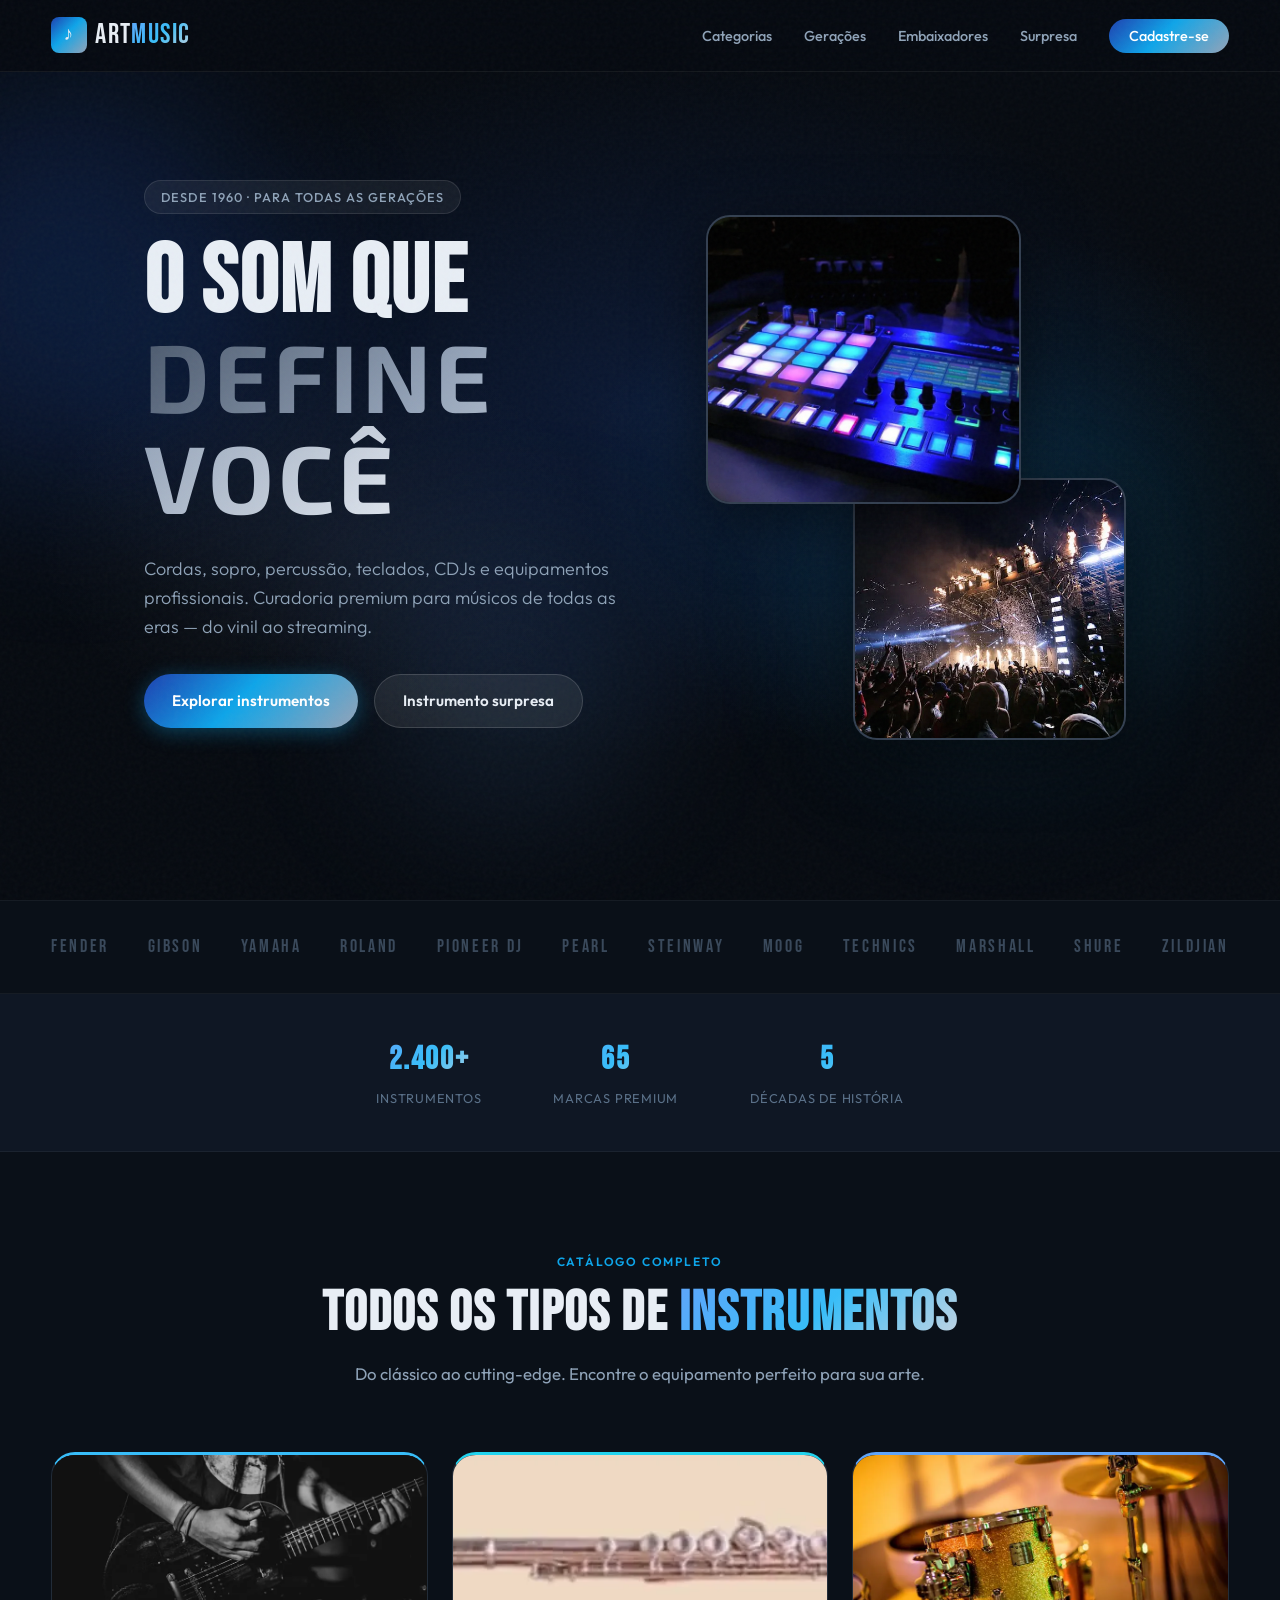
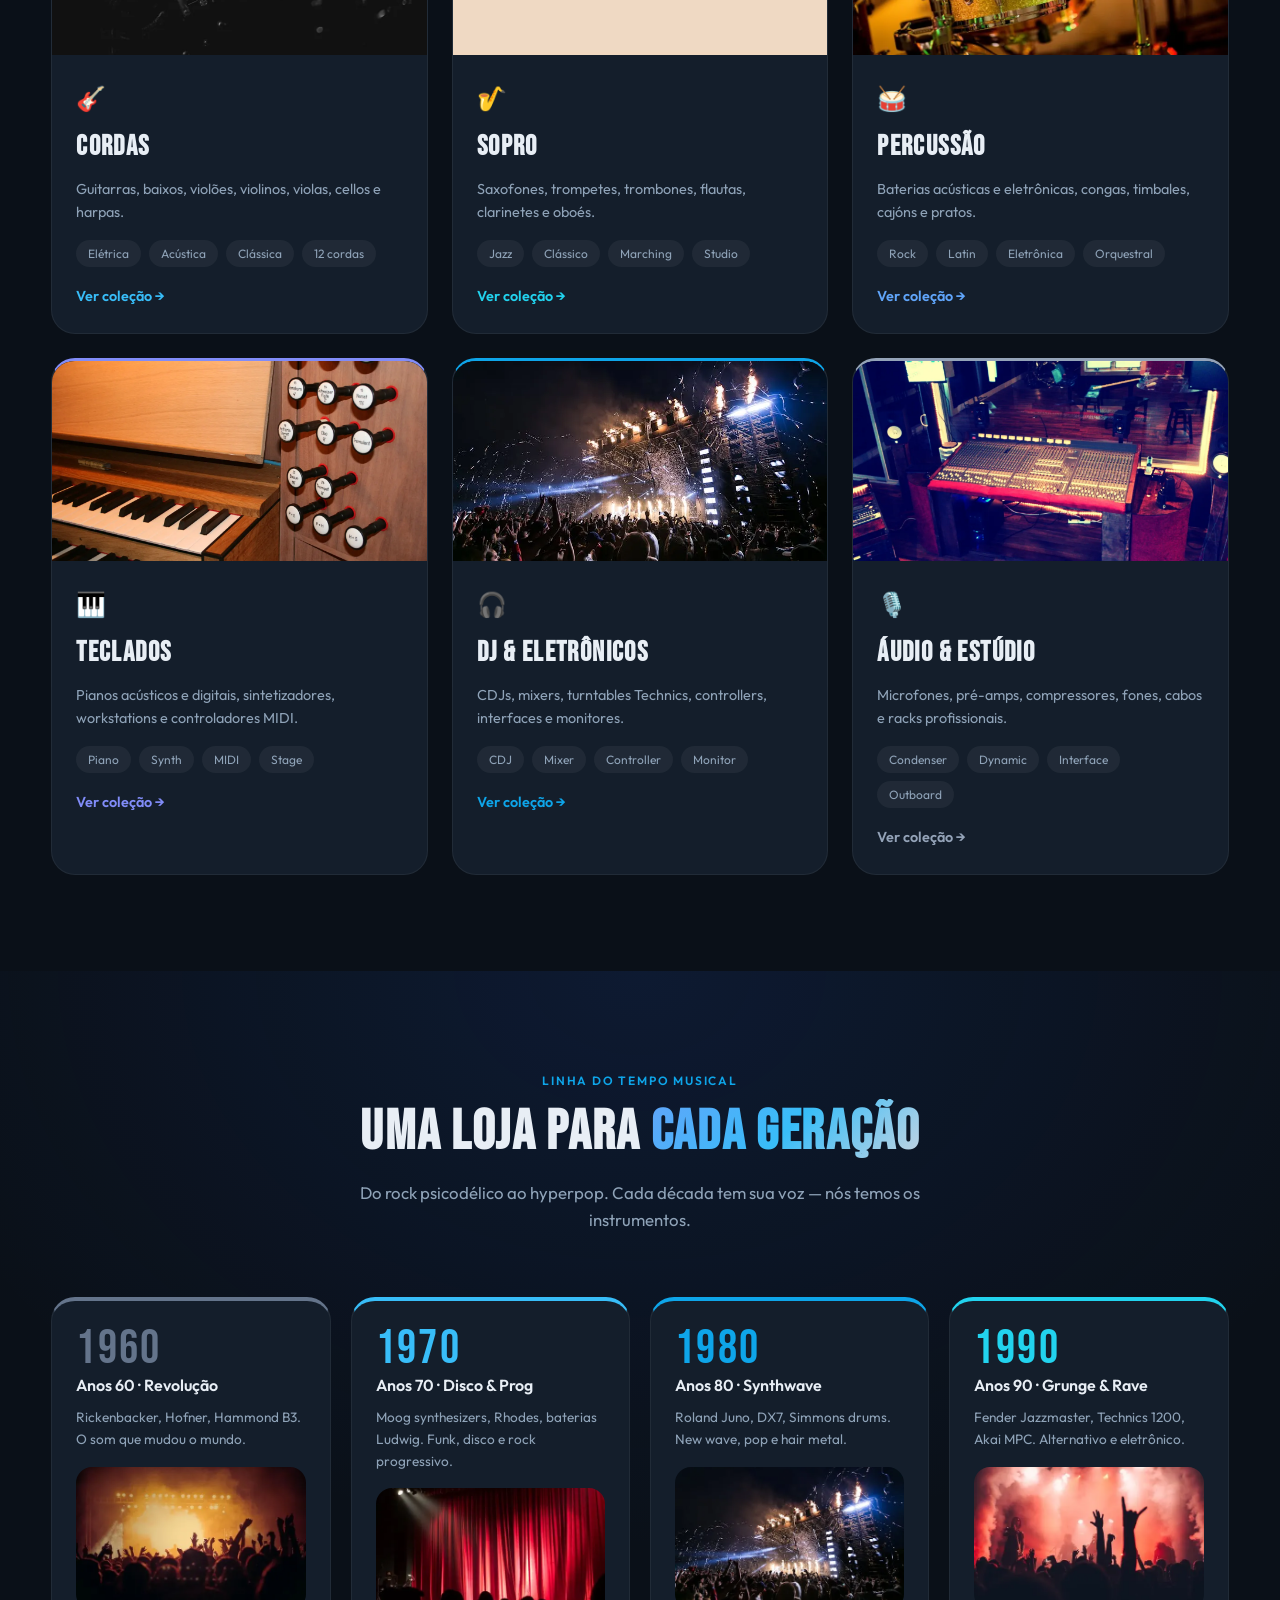
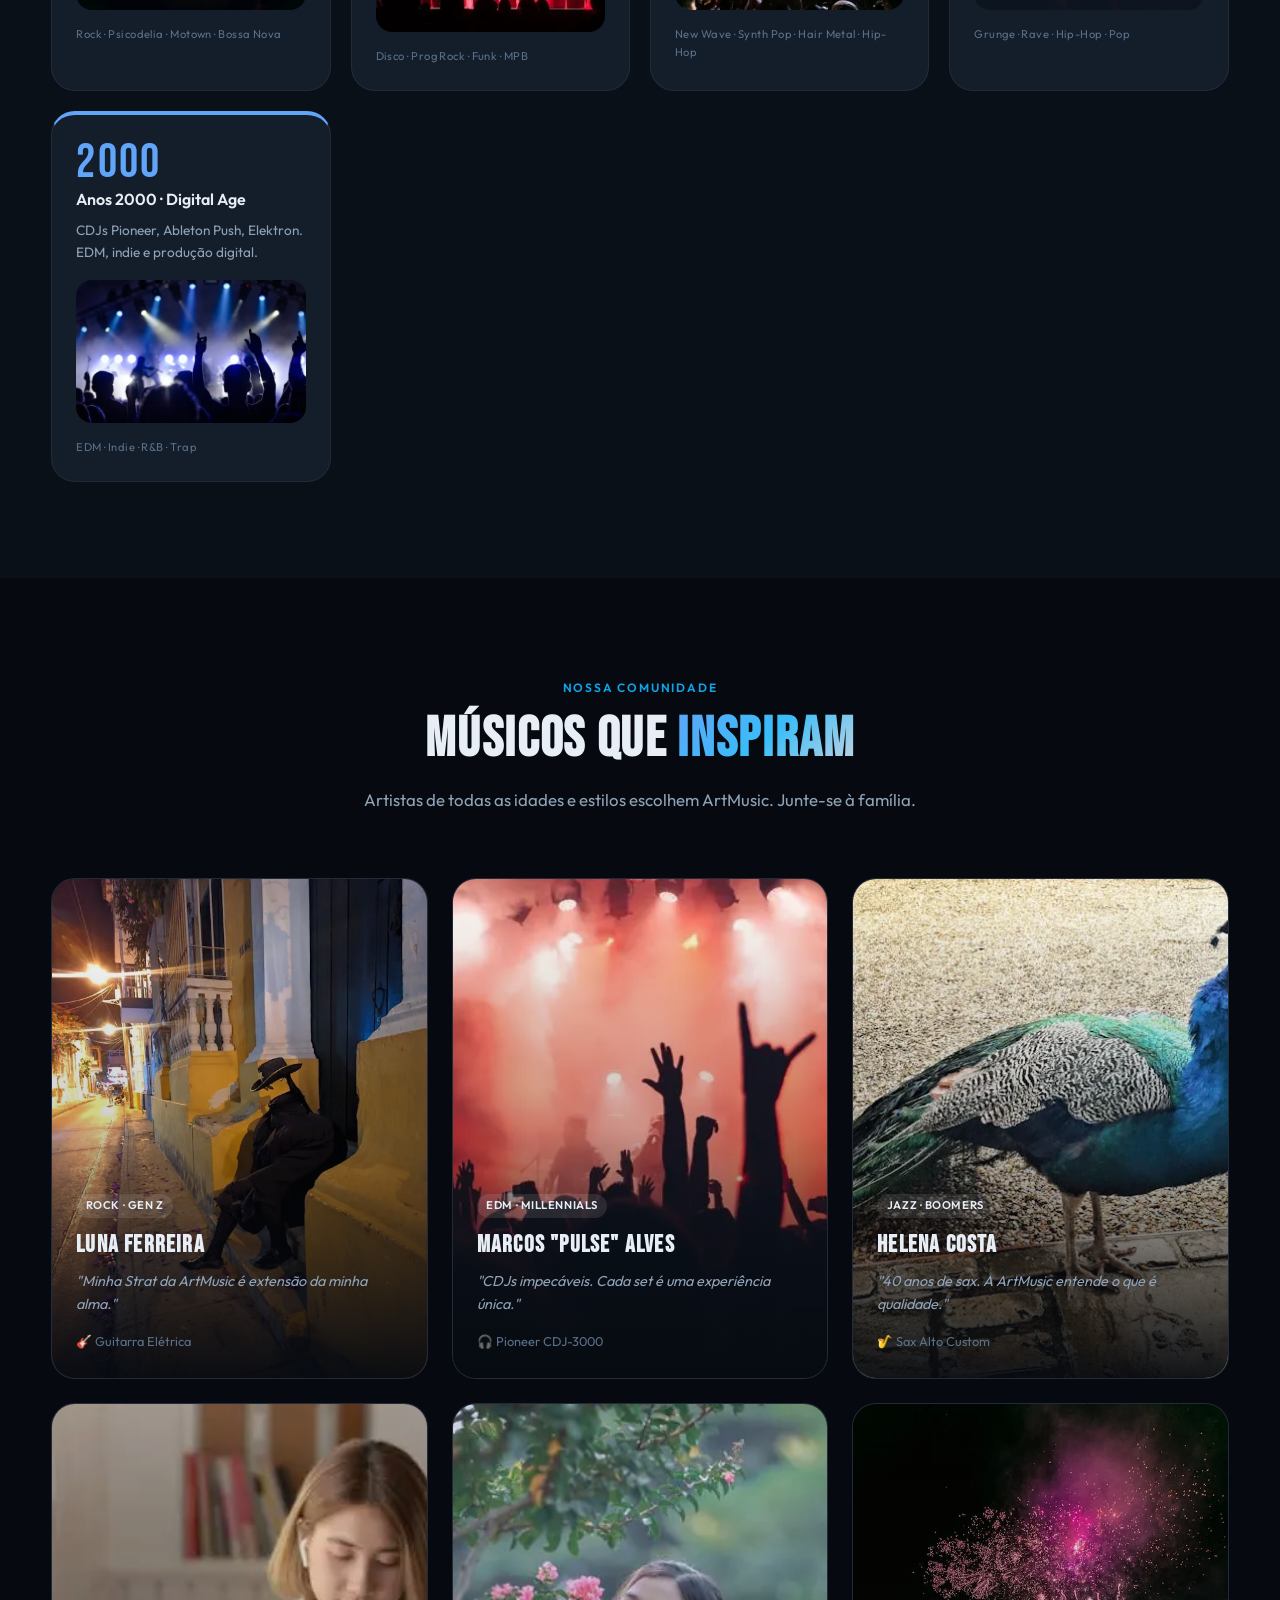
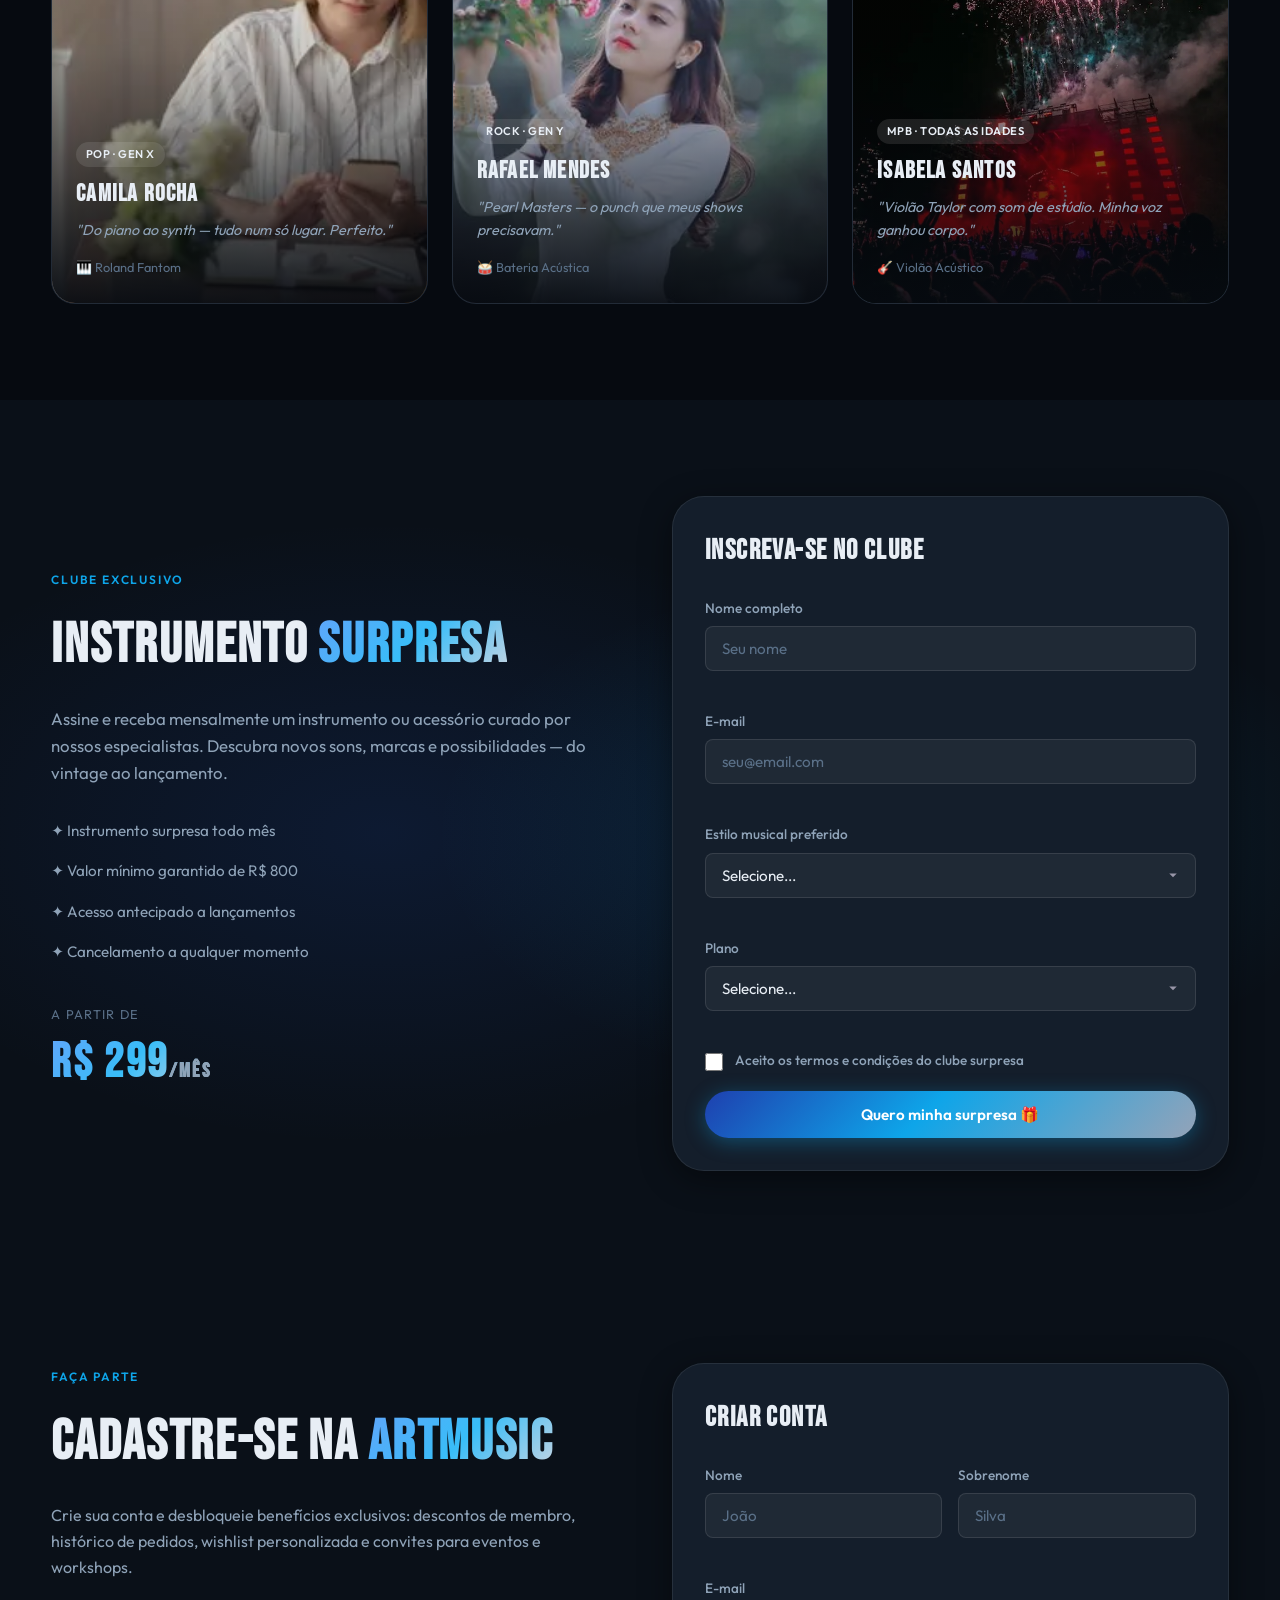
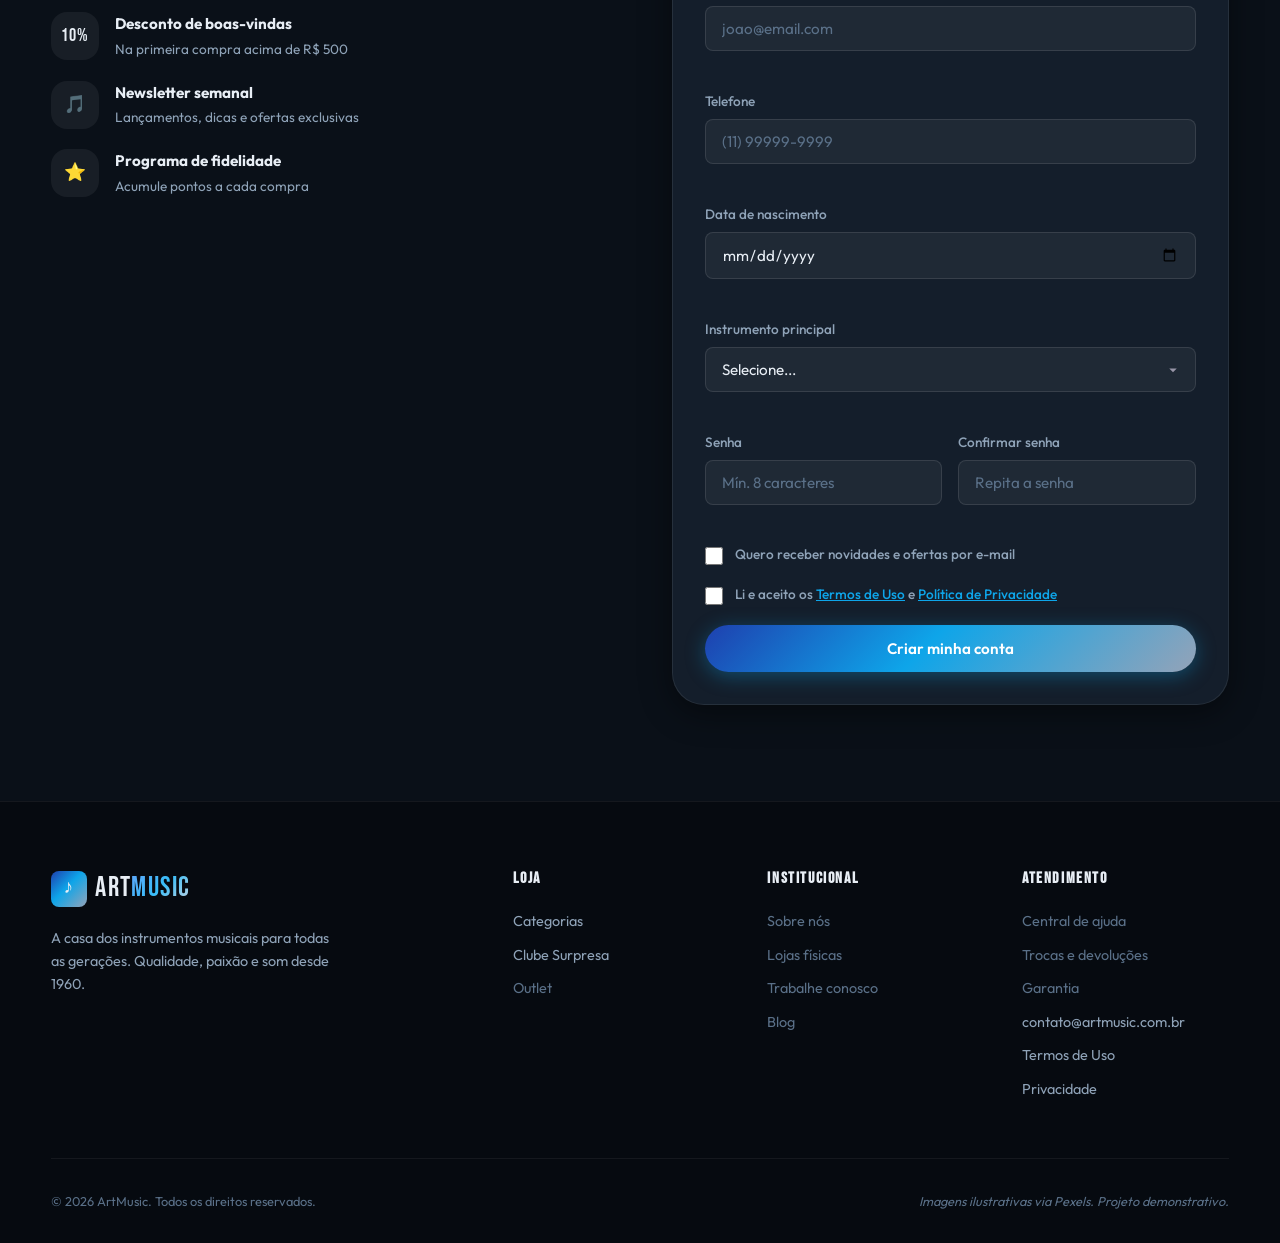
<file: index.html>
<!DOCTYPE html>
<html lang="pt-BR">
<head>
  <meta charset="UTF-8">
  <meta name="viewport" content="width=device-width, initial-scale=1.0">
  <meta name="description" content="ArtMusic — Loja premium de instrumentos musicais. Cordas, sopro, percussão, teclados, CDJs e equipamentos DJ para todas as gerações.">
  <meta name="theme-color" content="#060a10">
  <meta name="robots" content="index, follow">
  <title>ArtMusic | Instrumentos Musicais Premium</title>
  <link rel="canonical" href="https://jorgeramalho.github.io/Artmusic/">

  <!-- Open Graph -->
  <meta property="og:type" content="website">
  <meta property="og:locale" content="pt_BR">
  <meta property="og:site_name" content="ArtMusic">
  <meta property="og:title" content="ArtMusic | Instrumentos Musicais Premium">
  <meta property="og:description" content="ArtMusic — Loja premium de instrumentos musicais. Cordas, sopro, percussão, teclados, CDJs e equipamentos DJ para todas as gerações.">
  <meta property="og:url" content="https://jorgeramalho.github.io/Artmusic/">
  <meta property="og:image" content="https://jorgeramalho.github.io/Artmusic/assets/images/hero/hero-studio.jpg">
  <meta property="og:image:alt" content="Controlador DJ e equipamentos ArtMusic">

  <!-- Twitter -->
  <meta name="twitter:card" content="summary_large_image">
  <meta name="twitter:title" content="ArtMusic | Instrumentos Musicais Premium">
  <meta name="twitter:description" content="Loja premium de instrumentos musicais para todas as gerações — do vinil ao streaming.">
  <meta name="twitter:image" content="https://jorgeramalho.github.io/Artmusic/assets/images/hero/hero-studio.jpg">

  <link rel="preconnect" href="https://fonts.googleapis.com">
  <link rel="preconnect" href="https://fonts.gstatic.com" crossorigin>
  <link href="https://fonts.googleapis.com/css2?family=Bebas+Neue&family=Exo+2:wght@500;600;700&family=Outfit:wght@300;400;500;600;700&display=swap" rel="stylesheet">
  <link rel="stylesheet" href="css/styles.css">
  <link rel="icon" href="data:image/svg+xml,<svg xmlns='http://www.w3.org/2000/svg' viewBox='0 0 100 100'><text y='.9em' font-size='90'>🎸</text></svg>">

  <script type="application/ld+json">
  {
    "@context": "https://schema.org",
    "@type": "MusicStore",
    "name": "ArtMusic",
    "description": "Loja premium de instrumentos musicais para todas as gerações.",
    "url": "https://jorgeramalho.github.io/Artmusic/",
    "email": "contato@artmusic.com.br",
    "image": "https://jorgeramalho.github.io/Artmusic/assets/images/hero/hero-studio.jpg",
    "priceRange": "$$",
    "address": {
      "@type": "PostalAddress",
      "addressCountry": "BR"
    }
  }
  </script>
</head>
<body>
  <a class="skip-link" href="#conteudo">Ir para o conteúdo</a>
  <div class="grain" aria-hidden="true"></div>

  <header class="header" id="topo">
    <nav class="nav container">
      <a href="#topo" class="logo">
        <span class="logo-icon">♪</span>
        <span class="logo-text">Art<span>Music</span></span>
      </a>
      <button class="nav-toggle" aria-label="Abrir menu" aria-expanded="false">
        <span></span><span></span><span></span>
      </button>
      <ul class="nav-links">
        <li><a href="#categorias">Categorias</a></li>
        <li><a href="#geracoes">Gerações</a></li>
        <li><a href="#embaixadores">Embaixadores</a></li>
        <li><a href="#surpresa">Surpresa</a></li>
        <li><a href="#cadastro" class="btn-nav">Cadastre-se</a></li>
      </ul>
    </nav>
  </header>

  <main id="conteudo">
    <!-- HERO -->
    <section class="hero">
      <div class="hero-bg">
        <div class="hero-gradient"></div>
        <div class="hero-orbs">
          <span class="orb orb-1"></span>
          <span class="orb orb-2"></span>
          <span class="orb orb-3"></span>
        </div>
      </div>
      <div class="container hero-inner">
        <div class="hero-content">
          <p class="hero-tag">Desde 1960 · Para todas as gerações</p>
          <h1 class="hero-title">
            O som que<br>
            <em>define você</em>
          </h1>
          <p class="hero-subtitle">
            Cordas, sopro, percussão, teclados, CDJs e equipamentos profissionais.
            Curadoria premium para músicos de todas as eras — do vinil ao streaming.
          </p>
          <div class="hero-actions">
            <a href="#categorias" class="btn btn-primary">Explorar instrumentos</a>
            <a href="#surpresa" class="btn btn-ghost">Instrumento surpresa</a>
          </div>
        </div>
        <div class="hero-visual">
          <div class="hero-image-stack">
            <picture class="hero-img hero-img-1">
              <source srcset="assets/images/hero/hero-studio.webp" type="image/webp">
              <img src="assets/images/hero/hero-studio.jpg" alt="Controlador DJ com pads iluminados" width="600" height="400" loading="eager" fetchpriority="high">
            </picture>
            <picture class="hero-img hero-img-2">
              <source srcset="assets/images/hero/hero-dj.webp" type="image/webp">
              <img src="assets/images/hero/hero-dj.jpg" alt="Show ao vivo com público e luzes" width="500" height="350" loading="eager">
            </picture>
          </div>
        </div>
      </div>
    </section>

    <!-- MARCAS -->
    <section class="brands" aria-label="Marcas parceiras">
      <div class="container brands-track">
        <span>Fender</span><span>Gibson</span><span>Yamaha</span><span>Roland</span>
        <span>Pioneer DJ</span><span>Pearl</span><span>Steinway</span><span>Moog</span>
        <span>Technics</span><span>Marshall</span><span>Shure</span><span>Zildjian</span>
      </div>
    </section>

    <!-- NÚMEROS (fora do primeiro viewport) -->
    <section class="site-stats" aria-label="Números ArtMusic">
      <div class="container site-stats-inner">
        <div class="stat">
          <strong>2.400+</strong>
          <span>Instrumentos</span>
        </div>
        <div class="stat">
          <strong>65</strong>
          <span>Marcas premium</span>
        </div>
        <div class="stat">
          <strong>5</strong>
          <span>Décadas de história</span>
        </div>
      </div>
    </section>

    <!-- CATEGORIAS -->
    <section class="section categorias" id="categorias">
      <div class="container">
        <header class="section-header">
          <span class="section-label">Catálogo completo</span>
          <h2>Todos os tipos de <span class="gradient-text">instrumentos</span></h2>
          <p>Do clássico ao cutting-edge. Encontre o equipamento perfeito para sua arte.</p>
        </header>
        <div class="category-grid">
          <article class="category-card category-cordas" id="colecao-cordas">
            <div class="category-img">
              <picture>
                <source srcset="assets/images/categories/cat-cordas.webp" type="image/webp">
                <img src="assets/images/categories/cat-cordas.jpg" alt="Guitarrista tocando guitarra elétrica" width="800" height="533" loading="lazy" decoding="async">
              </picture>
            </div>
            <div class="category-body">
              <span class="category-icon">🎸</span>
              <h3>Cordas</h3>
              <p>Guitarras, baixos, violões, violinos, violas, cellos e harpas.</p>
              <ul class="category-tags">
                <li>Elétrica</li><li>Acústica</li><li>Clássica</li><li>12 cordas</li>
              </ul>
              <a href="#colecao-cordas" class="category-link">Ver coleção →</a>
            </div>
          </article>

          <article class="category-card category-sopro" id="colecao-sopro">
            <div class="category-img">
              <picture>
                <source srcset="assets/images/categories/cat-sopro.webp" type="image/webp">
                <img src="assets/images/categories/cat-sopro.jpg" alt="Flauta transversal" width="826" height="182" loading="lazy" decoding="async">
              </picture>
            </div>
            <div class="category-body">
              <span class="category-icon">🎷</span>
              <h3>Sopro</h3>
              <p>Saxofones, trompetes, trombones, flautas, clarinetes e oboés.</p>
              <ul class="category-tags">
                <li>Jazz</li><li>Clássico</li><li>Marching</li><li>Studio</li>
              </ul>
              <a href="#colecao-sopro" class="category-link">Ver coleção →</a>
            </div>
          </article>

          <article class="category-card category-percussao" id="colecao-percussao">
            <div class="category-img">
              <picture>
                <source srcset="assets/images/categories/cat-percussao.webp" type="image/webp">
                <img src="assets/images/categories/cat-percussao.jpg" alt="Bateria completa" width="800" height="533" loading="lazy" decoding="async">
              </picture>
            </div>
            <div class="category-body">
              <span class="category-icon">🥁</span>
              <h3>Percussão</h3>
              <p>Baterias acústicas e eletrônicas, congas, timbales, cajóns e pratos.</p>
              <ul class="category-tags">
                <li>Rock</li><li>Latin</li><li>Eletrônica</li><li>Orquestral</li>
              </ul>
              <a href="#colecao-percussao" class="category-link">Ver coleção →</a>
            </div>
          </article>

          <article class="category-card category-teclados" id="colecao-teclados">
            <div class="category-img">
              <picture>
                <source srcset="assets/images/categories/cat-teclados.webp" type="image/webp">
                <img src="assets/images/categories/cat-teclados.jpg" alt="Console de órgão com teclados manuais e registro de stops" width="1280" height="951" loading="lazy" decoding="async">
              </picture>
            </div>
            <div class="category-body">
              <span class="category-icon">🎹</span>
              <h3>Teclados</h3>
              <p>Pianos acústicos e digitais, sintetizadores, workstations e controladores MIDI.</p>
              <ul class="category-tags">
                <li>Piano</li><li>Synth</li><li>MIDI</li><li>Stage</li>
              </ul>
              <a href="#colecao-teclados" class="category-link">Ver coleção →</a>
            </div>
          </article>

          <article class="category-card category-dj" id="colecao-dj">
            <div class="category-img">
              <picture>
                <source srcset="assets/images/hero/hero-dj.webp" type="image/webp">
                <img src="assets/images/hero/hero-dj.jpg" alt="CDJs Pioneer" width="700" height="467" loading="lazy" decoding="async">
              </picture>
            </div>
            <div class="category-body">
              <span class="category-icon">🎧</span>
              <h3>DJ & Eletrônicos</h3>
              <p>CDJs, mixers, turntables Technics, controllers, interfaces e monitores.</p>
              <ul class="category-tags">
                <li>CDJ</li><li>Mixer</li><li>Controller</li><li>Monitor</li>
              </ul>
              <a href="#colecao-dj" class="category-link">Ver coleção →</a>
            </div>
          </article>

          <article class="category-card category-audio" id="colecao-audio">
            <div class="category-img">
              <picture>
                <source srcset="assets/images/categories/cat-audio.webp" type="image/webp">
                <img src="assets/images/categories/cat-audio.jpg" alt="Sala de controle de estúdio com mesa de mixagem e equipamentos profissionais" width="1280" height="960" loading="lazy" decoding="async">
              </picture>
            </div>
            <div class="category-body">
              <span class="category-icon">🎙️</span>
              <h3>Áudio & Estúdio</h3>
              <p>Microfones, pré-amps, compressores, fones, cabos e racks profissionais.</p>
              <ul class="category-tags">
                <li>Condenser</li><li>Dynamic</li><li>Interface</li><li>Outboard</li>
              </ul>
              <a href="#colecao-audio" class="category-link">Ver coleção →</a>
            </div>
          </article>
        </div>
      </div>
    </section>

    <!-- GERAÇÕES -->
    <section class="section geracoes" id="geracoes">
      <div class="container">
        <header class="section-header section-header-light">
          <span class="section-label">Linha do tempo musical</span>
          <h2>Uma loja para <span class="gradient-text">cada geração</span></h2>
          <p>Do rock psicodélico ao hyperpop. Cada década tem sua voz — nós temos os instrumentos.</p>
        </header>
        <div class="eras-timeline">
          <article class="era-card era-60">
            <div class="era-year">1960</div>
            <div class="era-content">
              <h3>Anos 60 · Revolução</h3>
              <p>Rickenbacker, Hofner, Hammond B3. O som que mudou o mundo.</p>
              <div class="era-img">
                <picture>
                  <source srcset="assets/images/eras/era-60.webp" type="image/webp">
                  <img src="assets/images/eras/era-60.jpg" alt="Estética anos 60" width="500" height="333" loading="lazy" decoding="async">
                </picture>
              </div>
              <span class="era-genre">Rock · Psicodelia · Motown · Bossa Nova</span>
            </div>
          </article>

          <article class="era-card era-70">
            <div class="era-year">1970</div>
            <div class="era-content">
              <h3>Anos 70 · Disco & Prog</h3>
              <p>Moog synthesizers, Rhodes, baterias Ludwig. Funk, disco e rock progressivo.</p>
              <div class="era-img">
                <picture>
                  <source srcset="assets/images/eras/era-70.webp" type="image/webp">
                  <img src="assets/images/eras/era-70.jpg" alt="Estética anos 70" width="500" height="375" loading="lazy" decoding="async">
                </picture>
              </div>
              <span class="era-genre">Disco · Prog Rock · Funk · MPB</span>
            </div>
          </article>

          <article class="era-card era-80">
            <div class="era-year">1980</div>
            <div class="era-content">
              <h3>Anos 80 · Synthwave</h3>
              <p>Roland Juno, DX7, Simmons drums. New wave, pop e hair metal.</p>
              <div class="era-img">
                <picture>
                  <source srcset="assets/images/eras/era-80.webp" type="image/webp">
                  <img src="assets/images/eras/era-80.jpg" alt="Estética anos 80" width="500" height="333" loading="lazy" decoding="async">
                </picture>
              </div>
              <span class="era-genre">New Wave · Synth Pop · Hair Metal · Hip-Hop</span>
            </div>
          </article>

          <article class="era-card era-90">
            <div class="era-year">1990</div>
            <div class="era-content">
              <h3>Anos 90 · Grunge & Rave</h3>
              <p>Fender Jazzmaster, Technics 1200, Akai MPC. Alternativo e eletrônico.</p>
              <div class="era-img">
                <picture>
                  <source srcset="assets/images/eras/era-90.webp" type="image/webp">
                  <img src="assets/images/eras/era-90.jpg" alt="Estética anos 90" width="500" height="357" loading="lazy" decoding="async">
                </picture>
              </div>
              <span class="era-genre">Grunge · Rave · Hip-Hop · Pop</span>
            </div>
          </article>

          <article class="era-card era-2000">
            <div class="era-year">2000</div>
            <div class="era-content">
              <h3>Anos 2000 · Digital Age</h3>
              <p>CDJs Pioneer, Ableton Push, Elektron. EDM, indie e produção digital.</p>
              <div class="era-img">
                <picture>
                  <source srcset="assets/images/eras/era-2000.webp" type="image/webp">
                  <img src="assets/images/eras/era-2000.jpg" alt="Estética anos 2000" width="500" height="334" loading="lazy" decoding="async">
                </picture>
              </div>
              <span class="era-genre">EDM · Indie · R&B · Trap</span>
            </div>
          </article>
        </div>
      </div>
    </section>

    <!-- EMBAIXADORES -->
    <section class="section embaixadores" id="embaixadores">
      <div class="container">
        <header class="section-header">
          <span class="section-label">Nossa comunidade</span>
          <h2>Músicos que <span class="gradient-text">inspiram</span></h2>
          <p>Artistas de todas as idades e estilos escolhem ArtMusic. Junte-se à família.</p>
        </header>
        <div class="ambassadors-grid">
          <article class="ambassador-card">
            <div class="ambassador-img">
              <picture>
                <source srcset="assets/images/ambassadors/amb-1.webp" type="image/webp">
                <img src="assets/images/ambassadors/amb-1.jpg" alt="Músico jovem com guitarra" width="600" height="802" loading="lazy" decoding="async">
              </picture>
              <div class="ambassador-overlay"></div>
            </div>
            <div class="ambassador-info">
              <span class="ambassador-era">Rock · Gen Z</span>
              <h3>Luna Ferreira</h3>
              <p>"Minha Strat da ArtMusic é extensão da minha alma."</p>
              <span class="ambassador-instrument">🎸 Guitarra Elétrica</span>
            </div>
          </article>

          <article class="ambassador-card">
            <div class="ambassador-img">
              <picture>
                <source srcset="assets/images/ambassadors/amb-2.webp" type="image/webp">
                <img src="assets/images/ambassadors/amb-2.jpg" alt="DJ em performance" width="600" height="429" loading="lazy" decoding="async">
              </picture>
              <div class="ambassador-overlay"></div>
            </div>
            <div class="ambassador-info">
              <span class="ambassador-era">EDM · Millennials</span>
              <h3>Marcos "Pulse" Alves</h3>
              <p>"CDJs impecáveis. Cada set é uma experiência única."</p>
              <span class="ambassador-instrument">🎧 Pioneer CDJ-3000</span>
            </div>
          </article>

          <article class="ambassador-card">
            <div class="ambassador-img">
              <picture>
                <source srcset="assets/images/ambassadors/amb-3.webp" type="image/webp">
                <img src="assets/images/ambassadors/amb-3.jpg" alt="Saxofonista em palco" width="600" height="496" loading="lazy" decoding="async">
              </picture>
              <div class="ambassador-overlay"></div>
            </div>
            <div class="ambassador-info">
              <span class="ambassador-era">Jazz · Boomers</span>
              <h3>Helena Costa</h3>
              <p>"40 anos de sax. A ArtMusic entende o que é qualidade."</p>
              <span class="ambassador-instrument">🎷 Sax Alto Custom</span>
            </div>
          </article>

          <article class="ambassador-card">
            <div class="ambassador-img">
              <picture>
                <source srcset="assets/images/ambassadors/amb-4.webp" type="image/webp">
                <img src="assets/images/ambassadors/amb-4.jpg" alt="Produtora no estúdio" width="600" height="298" loading="lazy" decoding="async">
              </picture>
              <div class="ambassador-overlay"></div>
            </div>
            <div class="ambassador-info">
              <span class="ambassador-era">Pop · Gen X</span>
              <h3>Camila Rocha</h3>
              <p>"Do piano ao synth — tudo num só lugar. Perfeito."</p>
              <span class="ambassador-instrument">🎹 Roland Fantom</span>
            </div>
          </article>

          <article class="ambassador-card">
            <div class="ambassador-img">
              <picture>
                <source srcset="assets/images/ambassadors/amb-5.webp" type="image/webp">
                <img src="assets/images/ambassadors/amb-5.jpg" alt="Baterista em ação" width="600" height="400" loading="lazy" decoding="async">
              </picture>
              <div class="ambassador-overlay"></div>
            </div>
            <div class="ambassador-info">
              <span class="ambassador-era">Rock · Gen Y</span>
              <h3>Rafael Mendes</h3>
              <p>"Pearl Masters — o punch que meus shows precisavam."</p>
              <span class="ambassador-instrument">🥁 Bateria Acústica</span>
            </div>
          </article>

          <article class="ambassador-card">
            <div class="ambassador-img">
              <picture>
                <source srcset="assets/images/ambassadors/amb-6.webp" type="image/webp">
                <img src="assets/images/ambassadors/amb-6.jpg" alt="Cantora com violão" width="600" height="900" loading="lazy" decoding="async">
              </picture>
              <div class="ambassador-overlay"></div>
            </div>
            <div class="ambassador-info">
              <span class="ambassador-era">MPB · Todas as idades</span>
              <h3>Isabela Santos</h3>
              <p>"Violão Taylor com som de estúdio. Minha voz ganhou corpo."</p>
              <span class="ambassador-instrument">🎸 Violão Acústico</span>
            </div>
          </article>
        </div>
      </div>
    </section>

    <!-- INSTRUMENTO SURPRESA -->
    <section class="section surpresa" id="surpresa">
      <div class="surpresa-bg"></div>
      <div class="container surpresa-inner">
        <div class="surpresa-content">
          <span class="section-label">Clube exclusivo</span>
          <h2>Instrumento <span class="gradient-text">Surpresa</span></h2>
          <p class="surpresa-desc">
            Assine e receba mensalmente um instrumento ou acessório curado por nossos especialistas.
            Descubra novos sons, marcas e possibilidades — do vintage ao lançamento.
          </p>
          <ul class="surpresa-benefits">
            <li>✦ Instrumento surpresa todo mês</li>
            <li>✦ Valor mínimo garantido de R$ 800</li>
            <li>✦ Acesso antecipado a lançamentos</li>
            <li>✦ Cancelamento a qualquer momento</li>
          </ul>
          <div class="surpresa-price">
            <span class="price-from">A partir de</span>
            <strong>R$ 299<span>/mês</span></strong>
          </div>
        </div>
        <form class="form surpresa-form" id="form-surpresa" name="surpresa" method="POST" data-netlify="true" netlify-honeypot="bot-field" novalidate>
          <input type="hidden" name="form-name" value="surpresa">
          <p class="visually-hidden">
            <label>Não preencha: <input name="bot-field" tabindex="-1" autocomplete="off"></label>
          </p>
          <h3>Inscreva-se no clube</h3>
          <div class="form-group">
            <label for="surpresa-nome">Nome completo</label>
            <input type="text" id="surpresa-nome" name="nome" required placeholder="Seu nome" autocomplete="name">
            <span class="form-error" aria-live="polite"></span>
          </div>
          <div class="form-group">
            <label for="surpresa-email">E-mail</label>
            <input type="email" id="surpresa-email" name="email" required placeholder="seu@email.com" autocomplete="email">
            <span class="form-error" aria-live="polite"></span>
          </div>
          <div class="form-group">
            <label for="surpresa-estilo">Estilo musical preferido</label>
            <select id="surpresa-estilo" name="estilo" required>
              <option value="">Selecione...</option>
              <option value="rock">Rock / Metal</option>
              <option value="jazz">Jazz / Blues</option>
              <option value="classico">Clássico / Orquestral</option>
              <option value="eletronica">Eletrônica / DJ</option>
              <option value="pop">Pop / MPB</option>
              <option value="surpresa">Deixe a surpresa total!</option>
            </select>
            <span class="form-error" aria-live="polite"></span>
          </div>
          <div class="form-group">
            <label for="surpresa-plano">Plano</label>
            <select id="surpresa-plano" name="plano" required>
              <option value="">Selecione...</option>
              <option value="essencial">Essencial — R$ 299/mês</option>
              <option value="premium">Premium — R$ 599/mês</option>
              <option value="vip">VIP — R$ 999/mês</option>
            </select>
            <span class="form-error" aria-live="polite"></span>
          </div>
          <div class="form-group form-check">
            <input type="checkbox" id="surpresa-termos" name="termos" required>
            <label for="surpresa-termos">Aceito os termos e condições do clube surpresa</label>
            <span class="form-error" aria-live="polite"></span>
          </div>
          <button type="submit" class="btn btn-primary btn-full">Quero minha surpresa 🎁</button>
          <p class="form-success" id="surpresa-success" hidden>🎉 Inscrição realizada! Em breve você receberá um e-mail de confirmação.</p>
        </form>
      </div>
    </section>

    <!-- CADASTRO -->
    <section class="section cadastro" id="cadastro">
      <div class="container cadastro-grid">
        <div class="cadastro-info">
          <span class="section-label">Faça parte</span>
          <h2>Cadastre-se na <span class="gradient-text">ArtMusic</span></h2>
          <p>
            Crie sua conta e desbloqueie benefícios exclusivos: descontos de membro,
            histórico de pedidos, wishlist personalizada e convites para eventos e workshops.
          </p>
          <div class="cadastro-perks">
            <div class="perk">
              <span class="perk-icon">10%</span>
              <div>
                <strong>Desconto de boas-vindas</strong>
                <p>Na primeira compra acima de R$ 500</p>
              </div>
            </div>
            <div class="perk">
              <span class="perk-icon">🎵</span>
              <div>
                <strong>Newsletter semanal</strong>
                <p>Lançamentos, dicas e ofertas exclusivas</p>
              </div>
            </div>
            <div class="perk">
              <span class="perk-icon">⭐</span>
              <div>
                <strong>Programa de fidelidade</strong>
                <p>Acumule pontos a cada compra</p>
              </div>
            </div>
          </div>
        </div>
        <form class="form cadastro-form" id="form-cadastro" name="cadastro" method="POST" data-netlify="true" netlify-honeypot="bot-field" novalidate>
          <input type="hidden" name="form-name" value="cadastro">
          <p class="visually-hidden">
            <label>Não preencha: <input name="bot-field" tabindex="-1" autocomplete="off"></label>
          </p>
          <h3>Criar conta</h3>
          <div class="form-row">
            <div class="form-group">
              <label for="cad-nome">Nome</label>
              <input type="text" id="cad-nome" name="nome" required placeholder="João" autocomplete="given-name">
              <span class="form-error" aria-live="polite"></span>
            </div>
            <div class="form-group">
              <label for="cad-sobrenome">Sobrenome</label>
              <input type="text" id="cad-sobrenome" name="sobrenome" required placeholder="Silva" autocomplete="family-name">
              <span class="form-error" aria-live="polite"></span>
            </div>
          </div>
          <div class="form-group">
            <label for="cad-email">E-mail</label>
            <input type="email" id="cad-email" name="email" required placeholder="joao@email.com" autocomplete="email">
            <span class="form-error" aria-live="polite"></span>
          </div>
          <div class="form-group">
            <label for="cad-telefone">Telefone</label>
            <input type="tel" id="cad-telefone" name="telefone" required placeholder="(11) 99999-9999" autocomplete="tel">
            <span class="form-error" aria-live="polite"></span>
          </div>
          <div class="form-group">
            <label for="cad-nascimento">Data de nascimento</label>
            <input type="date" id="cad-nascimento" name="nascimento" required>
            <span class="form-error" aria-live="polite"></span>
          </div>
          <div class="form-group">
            <label for="cad-instrumento">Instrumento principal</label>
            <select id="cad-instrumento" name="instrumento" required>
              <option value="">Selecione...</option>
              <option value="cordas">Cordas</option>
              <option value="sopro">Sopro</option>
              <option value="percussao">Percussão</option>
              <option value="teclados">Teclados</option>
              <option value="dj">DJ / Eletrônicos</option>
              <option value="vocal">Vocal</option>
              <option value="outro">Outro</option>
            </select>
            <span class="form-error" aria-live="polite"></span>
          </div>
          <div class="form-row">
            <div class="form-group">
              <label for="cad-senha">Senha</label>
              <input type="password" id="cad-senha" name="senha" required placeholder="Mín. 8 caracteres" autocomplete="new-password" minlength="8">
              <span class="form-error" aria-live="polite"></span>
            </div>
            <div class="form-group">
              <label for="cad-confirma">Confirmar senha</label>
              <input type="password" id="cad-confirma" name="confirma" required placeholder="Repita a senha" autocomplete="new-password">
              <span class="form-error" aria-live="polite"></span>
            </div>
          </div>
          <div class="form-group form-check">
            <input type="checkbox" id="cad-newsletter" name="newsletter">
            <label for="cad-newsletter">Quero receber novidades e ofertas por e-mail</label>
          </div>
          <div class="form-group form-check">
            <input type="checkbox" id="cad-termos" name="termos" required>
            <label for="cad-termos">Li e aceito os <a href="pages/termos.html">Termos de Uso</a> e <a href="pages/privacidade.html">Política de Privacidade</a></label>
            <span class="form-error" aria-live="polite"></span>
          </div>
          <button type="submit" class="btn btn-primary btn-full">Criar minha conta</button>
          <p class="form-success" id="cadastro-success" hidden>✅ Conta criada com sucesso! Bem-vindo à ArtMusic.</p>
        </form>
      </div>
    </section>
  </main>

  <footer class="footer">
    <div class="container footer-grid">
      <div class="footer-brand">
        <a href="#topo" class="logo">
          <span class="logo-icon">♪</span>
          <span class="logo-text">Art<span>Music</span></span>
        </a>
        <p>A casa dos instrumentos musicais para todas as gerações. Qualidade, paixão e som desde 1960.</p>
        <!-- S2-05: redes ocultas até haver URLs reais
        <div class="footer-social" aria-label="Redes sociais">
          <a href="https://instagram.com/" aria-label="Instagram" rel="noopener noreferrer" target="_blank">IG</a>
          <a href="https://youtube.com/" aria-label="YouTube" rel="noopener noreferrer" target="_blank">YT</a>
          <a href="https://www.tiktok.com/" aria-label="TikTok" rel="noopener noreferrer" target="_blank">TK</a>
          <a href="https://open.spotify.com/" aria-label="Spotify" rel="noopener noreferrer" target="_blank">SP</a>
        </div>
        -->
      </div>
      <div class="footer-links">
        <h4>Loja</h4>
        <ul>
          <li><a href="#categorias">Categorias</a></li>
          <li><a href="#surpresa">Clube Surpresa</a></li>
          <li><span class="footer-soon" title="Em breve">Outlet</span></li>
        </ul>
      </div>
      <div class="footer-links">
        <h4>Institucional</h4>
        <ul>
          <li><span class="footer-soon" title="Em breve">Sobre nós</span></li>
          <li><span class="footer-soon" title="Em breve">Lojas físicas</span></li>
          <li><span class="footer-soon" title="Em breve">Trabalhe conosco</span></li>
          <li><span class="footer-soon" title="Em breve">Blog</span></li>
        </ul>
      </div>
      <div class="footer-links">
        <h4>Atendimento</h4>
        <ul>
          <li><span class="footer-soon" title="Em breve">Central de ajuda</span></li>
          <li><span class="footer-soon" title="Em breve">Trocas e devoluções</span></li>
          <li><span class="footer-soon" title="Em breve">Garantia</span></li>
          <li><a href="mailto:contato@artmusic.com.br">contato@artmusic.com.br</a></li>
          <li><a href="pages/termos.html">Termos de Uso</a></li>
          <li><a href="pages/privacidade.html">Privacidade</a></li>
        </ul>
      </div>
    </div>
    <div class="footer-bottom container">
      <p>&copy; 2026 ArtMusic. Todos os direitos reservados.</p>
      <p class="footer-note">Imagens ilustrativas via Pexels. Projeto demonstrativo.</p>
    </div>
  </footer>

  <script src="js/main.js"></script>
</body>
</html>
</file>
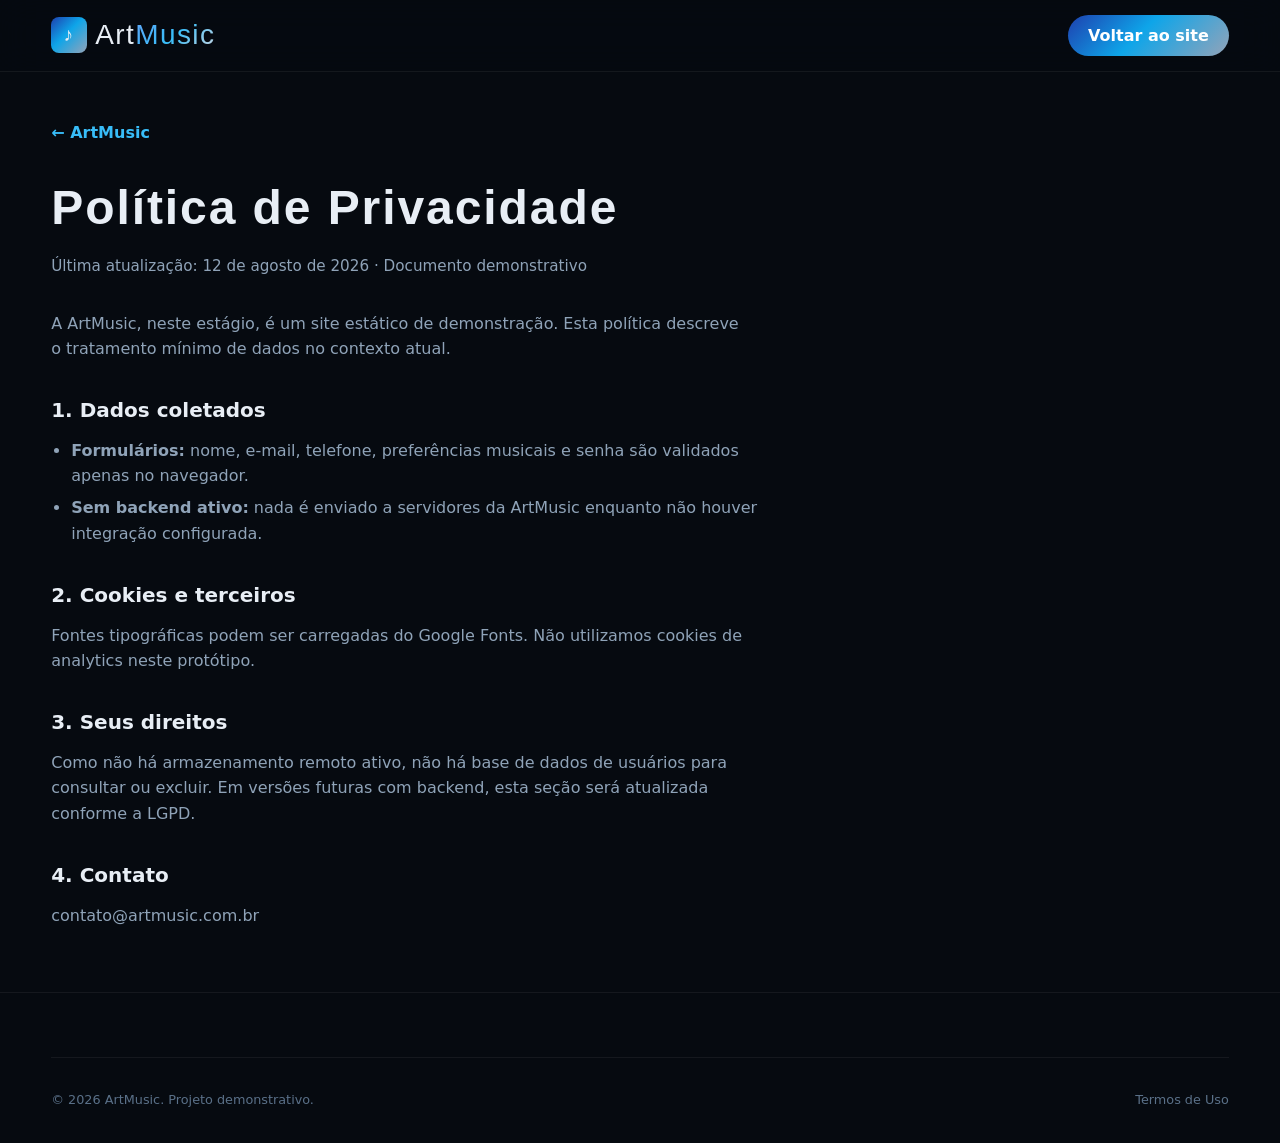
<file: pages/privacidade.html>
<!DOCTYPE html>
<html lang="pt-BR">
<head>
  <meta charset="UTF-8">
  <meta name="viewport" content="width=device-width, initial-scale=1.0">
  <meta name="description" content="Política de Privacidade da ArtMusic — projeto demonstrativo.">
  <meta name="theme-color" content="#060a10">
  <meta name="robots" content="noindex">
  <title>Política de Privacidade | ArtMusic</title>
  <link rel="stylesheet" href="../css/styles.css">
  <style>
    .legal-page { padding: calc(var(--header-height) + 3rem) 0 4rem; min-height: 70vh; }
    .legal-page h1 { font-family: var(--font-display); font-size: clamp(2rem, 4vw, 3rem); letter-spacing: 0.04em; margin-bottom: 0.5rem; }
    .legal-page .legal-meta { color: var(--color-text-muted); margin-bottom: 2rem; font-size: 0.95rem; }
    .legal-page h2 { font-family: var(--font-heading); font-size: 1.25rem; margin: 2rem 0 0.75rem; }
    .legal-page p, .legal-page li { color: var(--color-text-muted); max-width: 68ch; }
    .legal-page ul { list-style: disc; padding-left: 1.25rem; margin: 0.75rem 0; }
    .legal-page li { margin-bottom: 0.4rem; }
    .legal-back { display: inline-block; margin-bottom: 1.5rem; color: #38bdf8; font-weight: 600; }
    .legal-back:hover { text-decoration: underline; }
  </style>
</head>
<body>
  <a class="skip-link" href="#conteudo">Ir para o conteúdo</a>
  <header class="header">
    <nav class="nav container">
      <a href="../index.html#topo" class="logo">
        <span class="logo-icon">♪</span>
        <span class="logo-text">Art<span>Music</span></span>
      </a>
      <a href="../index.html#cadastro" class="btn-nav">Voltar ao site</a>
    </nav>
  </header>
  <main id="conteudo" class="legal-page">
    <div class="container">
      <a class="legal-back" href="../index.html">← ArtMusic</a>
      <h1>Política de Privacidade</h1>
      <p class="legal-meta">Última atualização: 12 de agosto de 2026 · Documento demonstrativo</p>
      <p>A ArtMusic, neste estágio, é um site estático de demonstração. Esta política descreve o tratamento mínimo de dados no contexto atual.</p>
      <h2>1. Dados coletados</h2>
      <ul>
        <li><strong>Formulários:</strong> nome, e-mail, telefone, preferências musicais e senha são validados apenas no navegador.</li>
        <li><strong>Sem backend ativo:</strong> nada é enviado a servidores da ArtMusic enquanto não houver integração configurada.</li>
      </ul>
      <h2>2. Cookies e terceiros</h2>
      <p>Fontes tipográficas podem ser carregadas do Google Fonts. Não utilizamos cookies de analytics neste protótipo.</p>
      <h2>3. Seus direitos</h2>
      <p>Como não há armazenamento remoto ativo, não há base de dados de usuários para consultar ou excluir. Em versões futuras com backend, esta seção será atualizada conforme a LGPD.</p>
      <h2>4. Contato</h2>
      <p><a href="mailto:contato@artmusic.com.br">contato@artmusic.com.br</a></p>
    </div>
  </main>
  <footer class="footer">
    <div class="footer-bottom container">
      <p>&copy; 2026 ArtMusic. Projeto demonstrativo.</p>
      <p><a href="termos.html">Termos de Uso</a></p>
    </div>
  </footer>
</body>
</html>
</file>
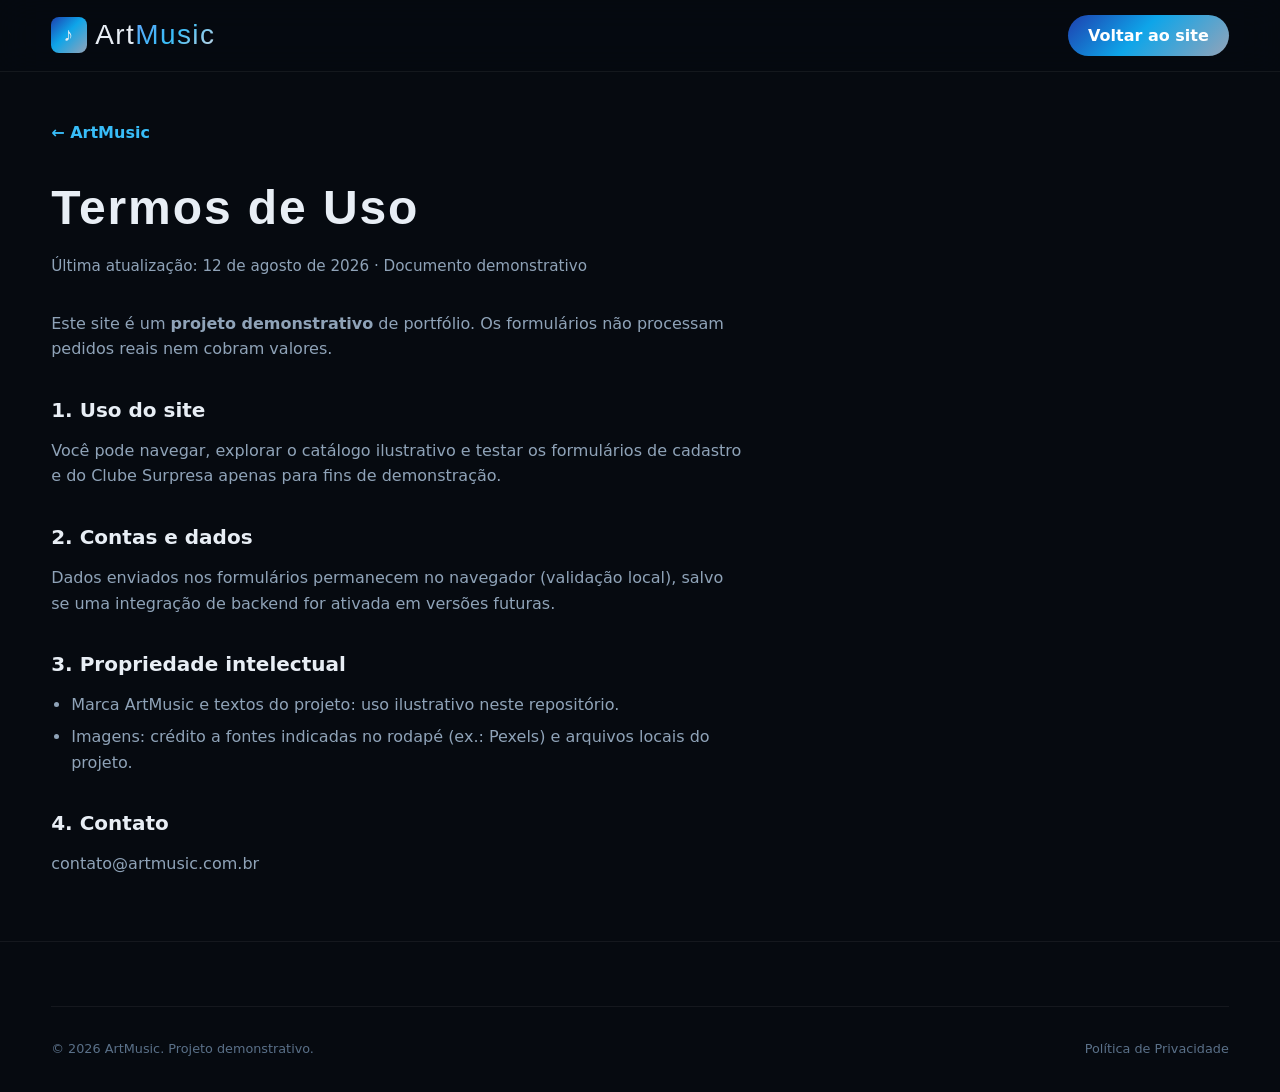
<file: pages/termos.html>
<!DOCTYPE html>
<html lang="pt-BR">
<head>
  <meta charset="UTF-8">
  <meta name="viewport" content="width=device-width, initial-scale=1.0">
  <meta name="description" content="Termos de Uso da ArtMusic — projeto demonstrativo.">
  <meta name="theme-color" content="#060a10">
  <meta name="robots" content="noindex">
  <title>Termos de Uso | ArtMusic</title>
  <link rel="stylesheet" href="../css/styles.css">
  <style>
    .legal-page { padding: calc(var(--header-height) + 3rem) 0 4rem; min-height: 70vh; }
    .legal-page h1 { font-family: var(--font-display); font-size: clamp(2rem, 4vw, 3rem); letter-spacing: 0.04em; margin-bottom: 0.5rem; }
    .legal-page .legal-meta { color: var(--color-text-muted); margin-bottom: 2rem; font-size: 0.95rem; }
    .legal-page h2 { font-family: var(--font-heading); font-size: 1.25rem; margin: 2rem 0 0.75rem; }
    .legal-page p, .legal-page li { color: var(--color-text-muted); max-width: 68ch; }
    .legal-page ul { list-style: disc; padding-left: 1.25rem; margin: 0.75rem 0; }
    .legal-page li { margin-bottom: 0.4rem; }
    .legal-back { display: inline-block; margin-bottom: 1.5rem; color: #38bdf8; font-weight: 600; }
    .legal-back:hover { text-decoration: underline; }
  </style>
</head>
<body>
  <a class="skip-link" href="#conteudo">Ir para o conteúdo</a>
  <header class="header">
    <nav class="nav container">
      <a href="../index.html#topo" class="logo">
        <span class="logo-icon">♪</span>
        <span class="logo-text">Art<span>Music</span></span>
      </a>
      <a href="../index.html#cadastro" class="btn-nav">Voltar ao site</a>
    </nav>
  </header>
  <main id="conteudo" class="legal-page">
    <div class="container">
      <a class="legal-back" href="../index.html">← ArtMusic</a>
      <h1>Termos de Uso</h1>
      <p class="legal-meta">Última atualização: 12 de agosto de 2026 · Documento demonstrativo</p>
      <p>Este site é um <strong>projeto demonstrativo</strong> de portfólio. Os formulários não processam pedidos reais nem cobram valores.</p>
      <h2>1. Uso do site</h2>
      <p>Você pode navegar, explorar o catálogo ilustrativo e testar os formulários de cadastro e do Clube Surpresa apenas para fins de demonstração.</p>
      <h2>2. Contas e dados</h2>
      <p>Dados enviados nos formulários permanecem no navegador (validação local), salvo se uma integração de backend for ativada em versões futuras.</p>
      <h2>3. Propriedade intelectual</h2>
      <ul>
        <li>Marca ArtMusic e textos do projeto: uso ilustrativo neste repositório.</li>
        <li>Imagens: crédito a fontes indicadas no rodapé (ex.: Pexels) e arquivos locais do projeto.</li>
      </ul>
      <h2>4. Contato</h2>
      <p><a href="mailto:contato@artmusic.com.br">contato@artmusic.com.br</a></p>
    </div>
  </main>
  <footer class="footer">
    <div class="footer-bottom container">
      <p>&copy; 2026 ArtMusic. Projeto demonstrativo.</p>
      <p><a href="privacidade.html">Política de Privacidade</a></p>
    </div>
  </footer>
</body>
</html>
</file>
<file: css/styles.css>
/* ============================================
   ArtMusic — Design System & Styles
   ============================================ */

:root {
  /* Paleta azul metálica — estética premium de instrumentos */
  --color-bg-deep: #060a10;
  --color-bg: #0a1018;
  --color-bg-elevated: #0f1724;
  --color-bg-card: #141e2b;
  --color-surface: #1a2636;

  --color-text: #e8eef5;
  --color-text-muted: #8fa3b8;
  --color-text-subtle: #5a7088;

  /* Gradientes — aço, azul elétrico e prata */
  --gradient-primary: linear-gradient(135deg, #1e40af 0%, #0ea5e9 45%, #94a3b8 100%);
  --gradient-secondary: linear-gradient(135deg, #0f172a 0%, #2563eb 50%, #cbd5e1 100%);
  --gradient-warm: linear-gradient(135deg, #38bdf8 0%, #64748b 100%);
  --gradient-cool: linear-gradient(135deg, #0ea5e9 0%, #1d4ed8 50%, #334155 100%);
  --gradient-hero: linear-gradient(160deg, rgba(37, 99, 235, 0.12) 0%, rgba(14, 165, 233, 0.08) 40%, rgba(148, 163, 184, 0.1) 100%);
  --gradient-text: linear-gradient(135deg, #60a5fa, #38bdf8, #cbd5e1);
  --gradient-border: linear-gradient(135deg, rgba(37, 99, 235, 0.5), rgba(14, 165, 233, 0.4), rgba(148, 163, 184, 0.5));
  --gradient-metallic: linear-gradient(135deg, #475569 0%, #94a3b8 50%, #e2e8f0 100%);

  /* Cores de acento por categoria */
  --accent-cordas: #38bdf8;
  --accent-sopro: #22d3ee;
  --accent-percussao: #60a5fa;
  --accent-teclados: #818cf8;
  --accent-dj: #0ea5e9;
  --accent-audio: #94a3b8;

  /* Eras — tons azulados por década */
  --era-60: #64748b;
  --era-70: #38bdf8;
  --era-80: #0ea5e9;
  --era-90: #22d3ee;
  --era-2000: #60a5fa;

  /* Tipografia */
  --font-display: 'Bebas Neue', sans-serif;
  --font-heading: 'Exo 2', system-ui, sans-serif;
  --font-body: 'Outfit', system-ui, sans-serif;

  /* Espaçamento & forma */
  --radius-sm: 8px;
  --radius-md: 16px;
  --radius-lg: 24px;
  --radius-xl: 32px;
  --radius-full: 9999px;

  --shadow-sm: 0 2px 8px rgba(0, 0, 0, 0.35);
  --shadow-md: 0 8px 32px rgba(0, 0, 0, 0.45);
  --shadow-lg: 0 16px 64px rgba(0, 0, 0, 0.55);
  --shadow-glow: 0 0 40px rgba(14, 165, 233, 0.25);

  --transition: 0.3s cubic-bezier(0.4, 0, 0.2, 1);
  --header-height: 72px;
}

/* Reset & Base */
*, *::before, *::after {
  box-sizing: border-box;
  margin: 0;
  padding: 0;
}

html {
  scroll-behavior: smooth;
  scroll-padding-top: var(--header-height);
}

body {
  font-family: var(--font-body);
  font-size: 16px;
  line-height: 1.6;
  color: var(--color-text);
  background: var(--color-bg-deep);
  overflow-x: hidden;
  -webkit-font-smoothing: antialiased;
}

img {
  max-width: 100%;
  height: auto;
  display: block;
}

a {
  color: inherit;
  text-decoration: none;
}

ul { list-style: none; }

.container {
  width: min(1200px, 92vw);
  margin-inline: auto;
}

/* Skip link — acessibilidade teclado */
.skip-link {
  position: absolute;
  left: 1rem;
  top: -100%;
  z-index: 10000;
  padding: 0.75rem 1.25rem;
  background: var(--color-bg-elevated);
  color: var(--color-text);
  font-family: var(--font-heading);
  font-weight: 600;
  font-size: 0.9rem;
  border: 1px solid rgba(14, 165, 233, 0.45);
  border-radius: var(--radius-sm);
  transition: top 0.15s ease;
}

.skip-link:focus {
  top: 1rem;
  outline: 2px solid #38bdf8;
  outline-offset: 2px;
}

/* Grain overlay — textura sutil */
.grain {
  position: fixed;
  inset: 0;
  pointer-events: none;
  z-index: 9999;
  opacity: 0.035;
  background-image: url("data:image/svg+xml,%3Csvg viewBox='0 0 256 256' xmlns='http://www.w3.org/2000/svg'%3E%3Cfilter id='noise'%3E%3CfeTurbulence type='fractalNoise' baseFrequency='0.9' numOctaves='4' stitchTiles='stitch'/%3E%3C/filter%3E%3Crect width='100%25' height='100%25' filter='url(%23noise)'/%3E%3C/svg%3E");
}

/* ============================================
   HEADER & NAV
   ============================================ */
.header {
  position: fixed;
  top: 0;
  left: 0;
  right: 0;
  z-index: 1000;
  height: var(--header-height);
  background: rgba(6, 10, 16, 0.88);
  backdrop-filter: blur(20px);
  border-bottom: 1px solid rgba(255, 255, 255, 0.06);
  transition: var(--transition);
}

.header.scrolled {
  background: rgba(6, 10, 16, 0.96);
  box-shadow: var(--shadow-sm);
}

.nav {
  display: flex;
  align-items: center;
  justify-content: space-between;
  height: 100%;
}

.logo {
  display: flex;
  align-items: center;
  gap: 0.5rem;
  font-family: var(--font-display);
  font-size: 1.75rem;
  letter-spacing: 0.05em;
}

.logo-icon {
  display: flex;
  align-items: center;
  justify-content: center;
  width: 36px;
  height: 36px;
  background: var(--gradient-primary);
  border-radius: var(--radius-sm);
  font-size: 1.2rem;
}

.logo-text span {
  background: var(--gradient-text);
  -webkit-background-clip: text;
  -webkit-text-fill-color: transparent;
  background-clip: text;
}

.nav-links {
  display: flex;
  align-items: center;
  gap: 2rem;
}

.nav-links a {
  font-size: 0.9rem;
  font-weight: 500;
  color: var(--color-text-muted);
  transition: color var(--transition);
  position: relative;
}

.nav-links a:not(.btn-nav)::after {
  content: '';
  position: absolute;
  bottom: -4px;
  left: 0;
  width: 0;
  height: 2px;
  background: var(--gradient-primary);
  transition: width var(--transition);
}

.nav-links a:not(.btn-nav):hover {
  color: var(--color-text);
}

.nav-links a:not(.btn-nav):hover::after {
  width: 100%;
}

.btn-nav {
  padding: 0.5rem 1.25rem;
  background: var(--gradient-primary);
  border-radius: var(--radius-full);
  color: white !important;
  font-weight: 600;
}

.nav-toggle {
  display: none;
  flex-direction: column;
  gap: 5px;
  background: none;
  border: none;
  cursor: pointer;
  padding: 4px;
}

.nav-toggle span {
  display: block;
  width: 24px;
  height: 2px;
  background: var(--color-text);
  transition: var(--transition);
}

/* ============================================
   BUTTONS
   ============================================ */
.btn {
  display: inline-flex;
  align-items: center;
  justify-content: center;
  gap: 0.5rem;
  padding: 0.875rem 1.75rem;
  font-family: var(--font-body);
  font-size: 0.95rem;
  font-weight: 600;
  border: none;
  border-radius: var(--radius-full);
  cursor: pointer;
  transition: var(--transition);
  text-align: center;
}

.btn-primary {
  background: var(--gradient-primary);
  color: white;
  box-shadow: 0 4px 20px rgba(14, 165, 233, 0.35);
}

.btn-primary:hover {
  transform: translateY(-2px);
  box-shadow: 0 8px 30px rgba(14, 165, 233, 0.45);
}

.btn-ghost {
  background: rgba(255, 255, 255, 0.08);
  color: var(--color-text);
  border: 1px solid rgba(255, 255, 255, 0.15);
}

.btn-ghost:hover {
  background: rgba(255, 255, 255, 0.12);
  border-color: rgba(255, 255, 255, 0.25);
}

.btn-outline {
  background: transparent;
  color: var(--color-text);
  border: 1px solid rgba(255, 255, 255, 0.2);
}

.btn-outline:hover {
  background: rgba(255, 255, 255, 0.05);
  border-color: var(--accent-dj);
}

.btn-sm {
  padding: 0.5rem 1rem;
  font-size: 0.85rem;
}

.btn-full {
  width: 100%;
}

/* ============================================
   HERO
   ============================================ */
.hero {
  position: relative;
  min-height: 100vh;
  display: flex;
  align-items: center;
  justify-content: center;
  padding: calc(var(--header-height) + 2rem) 0 3rem;
  overflow: hidden;
}

.hero-inner {
  position: relative;
  z-index: 1;
  display: flex;
  align-items: center;
  justify-content: center;
  gap: clamp(2rem, 4vw, 3.5rem);
  width: min(1120px, 94vw);
}

.hero-gradient {
  position: absolute;
  inset: 0;
  background:
    radial-gradient(ellipse 70% 60% at 50% 45%, rgba(37, 99, 235, 0.16) 0%, transparent 65%),
    radial-gradient(ellipse 50% 50% at 75% 55%, rgba(14, 165, 233, 0.12) 0%, transparent 60%),
    radial-gradient(ellipse 40% 40% at 25% 60%, rgba(148, 163, 184, 0.08) 0%, transparent 55%),
    var(--color-bg-deep);
}

.hero-orbs .orb {
  position: absolute;
  border-radius: 50%;
  filter: blur(80px);
  animation: float 8s ease-in-out infinite;
}

.orb-1 {
  width: 400px;
  height: 400px;
  background: rgba(37, 99, 235, 0.18);
  top: 10%;
  left: -10%;
}

.orb-2 {
  width: 300px;
  height: 300px;
  background: rgba(14, 165, 233, 0.14);
  top: 50%;
  right: 10%;
  animation-delay: -3s;
}

.orb-3 {
  width: 250px;
  height: 250px;
  background: rgba(96, 165, 250, 0.12);
  bottom: 10%;
  left: 30%;
  animation-delay: -5s;
}

@keyframes float {
  0%, 100% { transform: translate(0, 0) scale(1); }
  33% { transform: translate(20px, -30px) scale(1.05); }
  66% { transform: translate(-15px, 20px) scale(0.95); }
}

.hero-bg {
  position: absolute;
  inset: 0;
  z-index: 0;
}

.hero-content {
  flex: 1 1 420px;
  max-width: 500px;
  padding: 0;
}

.hero-tag {
  display: inline-block;
  padding: 0.35rem 1rem;
  background: rgba(255, 255, 255, 0.06);
  border: 1px solid rgba(255, 255, 255, 0.1);
  border-radius: var(--radius-full);
  font-size: 0.8rem;
  font-weight: 500;
  letter-spacing: 0.08em;
  text-transform: uppercase;
  color: var(--color-text-muted);
  margin-bottom: 1.5rem;
}

.hero-title {
  font-family: var(--font-display);
  font-size: clamp(3.5rem, 8vw, 6rem);
  line-height: 0.95;
  letter-spacing: 0.02em;
  margin-bottom: 1.5rem;
}

.hero-title em {
  font-family: var(--font-heading);
  font-style: normal;
  font-weight: 700;
  letter-spacing: 0.04em;
  text-transform: uppercase;
  background: var(--gradient-metallic);
  -webkit-background-clip: text;
  -webkit-text-fill-color: transparent;
  background-clip: text;
}

.hero-subtitle {
  font-size: 1.125rem;
  color: var(--color-text-muted);
  max-width: 100%;
  margin-bottom: 2rem;
  font-weight: 300;
}

.hero-actions {
  display: flex;
  flex-wrap: wrap;
  gap: 1rem;
  margin-bottom: 3rem;
}

.hero-stats {
  display: flex;
  gap: 2.5rem;
}

/* Stats abaixo da dobra — fora do hero */
.site-stats {
  padding: 2.5rem 0;
  background: var(--color-bg-elevated);
  border-bottom: 1px solid rgba(255, 255, 255, 0.05);
}

.site-stats-inner {
  display: flex;
  justify-content: center;
  gap: clamp(2rem, 8vw, 4.5rem);
  flex-wrap: wrap;
  text-align: center;
}

.stat strong {
  display: block;
  font-family: var(--font-display);
  font-size: 2rem;
  letter-spacing: 0.05em;
  background: var(--gradient-text);
  -webkit-background-clip: text;
  -webkit-text-fill-color: transparent;
  background-clip: text;
}

.stat span {
  font-size: 0.8rem;
  color: var(--color-text-subtle);
  text-transform: uppercase;
  letter-spacing: 0.06em;
}

.hero-visual {
  flex: 0 1 440px;
  position: relative;
  z-index: 1;
  display: flex;
  align-items: center;
  justify-content: center;
  padding: 0;
}

.hero-image-stack {
  position: relative;
  width: 100%;
  max-width: 420px;
  aspect-ratio: 4/5;
  min-height: 400px;
}

.hero-img {
  position: absolute;
  display: block;
  margin: 0;
  border-radius: var(--radius-lg);
  box-shadow: var(--shadow-lg);
  border: 2px solid rgba(148, 163, 184, 0.2);
  background: var(--color-surface);
  overflow: hidden;
}

.hero-img img {
  width: 100%;
  height: 100%;
  max-width: none;
  object-fit: cover;
  object-position: center;
  display: block;
}

.hero-image-stack img {
  max-width: none;
}

.visually-hidden {
  position: absolute;
  width: 1px;
  height: 1px;
  padding: 0;
  margin: -1px;
  overflow: hidden;
  clip: rect(0, 0, 0, 0);
  white-space: nowrap;
  border: 0;
}

.category-card:target {
  outline: 2px solid rgba(56, 189, 248, 0.55);
  outline-offset: 4px;
}

.hero-img-1 {
  width: 75%;
  height: 55%;
  top: 0;
  left: 0;
  z-index: 3;
}

.hero-img-2 {
  width: 65%;
  height: 50%;
  bottom: 0;
  right: 0;
  z-index: 2;
}

/* ============================================
   BRANDS
   ============================================ */
.brands {
  padding: 2rem 0;
  background: var(--color-bg);
  border-block: 1px solid rgba(255, 255, 255, 0.05);
  overflow: hidden;
}

.brands-track {
  display: flex;
  justify-content: space-between;
  flex-wrap: wrap;
  gap: 1.5rem 2rem;
}

.brands-track span {
  font-family: var(--font-display);
  font-size: 1.1rem;
  letter-spacing: 0.15em;
  color: var(--color-text-subtle);
  opacity: 0.6;
  transition: var(--transition);
}

.brands-track span:hover {
  opacity: 1;
  color: var(--color-text-muted);
}

/* ============================================
   SECTIONS — Shared
   ============================================ */
.section {
  padding: 6rem 0;
}

.section-header {
  text-align: center;
  max-width: 640px;
  margin: 0 auto 4rem;
}

.section-label {
  display: inline-block;
  font-size: 0.75rem;
  font-weight: 600;
  letter-spacing: 0.15em;
  text-transform: uppercase;
  color: var(--accent-dj);
  margin-bottom: 0.75rem;
}

.section-header h2 {
  font-family: var(--font-display);
  font-size: clamp(2.5rem, 5vw, 3.5rem);
  letter-spacing: 0.03em;
  line-height: 1.1;
  margin-bottom: 1rem;
}

.gradient-text {
  background: var(--gradient-text);
  -webkit-background-clip: text;
  -webkit-text-fill-color: transparent;
  background-clip: text;
}

.section-header p {
  color: var(--color-text-muted);
  font-size: 1.05rem;
}

.section-header-light .section-header p,
.section-header-light p {
  color: var(--color-text-muted);
}

/* ============================================
   CATEGORIAS
   ============================================ */
.categorias {
  background: var(--color-bg);
}

.category-grid {
  display: grid;
  grid-template-columns: repeat(auto-fit, minmax(340px, 1fr));
  gap: 1.5rem;
}

.category-card {
  position: relative;
  background: var(--color-bg-card);
  border-radius: var(--radius-lg);
  overflow: hidden;
  border: 1px solid rgba(255, 255, 255, 0.06);
  transition: var(--transition);
}

.category-card:hover {
  transform: translateY(-6px);
  box-shadow: var(--shadow-glow);
  border-color: rgba(255, 255, 255, 0.12);
}

.category-img {
  position: relative;
  height: 200px;
  overflow: hidden;
  background: var(--color-surface);
}

.category-img picture {
  position: absolute;
  inset: 0;
  display: block;
  width: 100%;
  height: 100%;
}

.category-img img {
  width: 100%;
  height: 100%;
  object-fit: cover;
  object-position: center;
  transition: transform 0.6s ease;
}

/* Imagens panorâmicas / ratio extremo — enquadra o instrumento */
.category-sopro .category-img img {
  object-position: center 35%;
  transform: scale(1.15);
}

.category-card:hover .category-img img {
  transform: scale(1.08);
}

.category-sopro:hover .category-img img {
  transform: scale(1.22);
}

.category-body {
  padding: 1.5rem;
}

.category-icon {
  font-size: 1.5rem;
  margin-bottom: 0.5rem;
  display: block;
}

.category-body h3 {
  font-family: var(--font-display);
  font-size: 1.75rem;
  letter-spacing: 0.05em;
  margin-bottom: 0.5rem;
}

.category-body p {
  color: var(--color-text-muted);
  font-size: 0.9rem;
  margin-bottom: 1rem;
}

.category-tags {
  display: flex;
  flex-wrap: wrap;
  gap: 0.5rem;
  margin-bottom: 1rem;
}

.category-tags li {
  padding: 0.25rem 0.75rem;
  background: rgba(255, 255, 255, 0.05);
  border-radius: var(--radius-full);
  font-size: 0.75rem;
  color: var(--color-text-muted);
}

.category-link {
  font-size: 0.9rem;
  font-weight: 600;
  color: var(--accent-cordas);
  transition: var(--transition);
}

.category-cordas .category-link { color: var(--accent-cordas); }
.category-sopro .category-link { color: var(--accent-sopro); }
.category-percussao .category-link { color: var(--accent-percussao); }
.category-teclados .category-link { color: var(--accent-teclados); }
.category-dj .category-link { color: var(--accent-dj); }
.category-audio .category-link { color: var(--accent-audio); }

.category-link:hover {
  opacity: 0.8;
}

/* Accent top border per category */
.category-cordas { border-top: 3px solid var(--accent-cordas); }
.category-sopro { border-top: 3px solid var(--accent-sopro); }
.category-percussao { border-top: 3px solid var(--accent-percussao); }
.category-teclados { border-top: 3px solid var(--accent-teclados); }
.category-dj { border-top: 3px solid var(--accent-dj); }
.category-audio { border-top: 3px solid var(--accent-audio); }

/* ============================================
   PRODUTOS
   ============================================ */
.destaques {
  background: var(--color-bg-deep);
}

.products-grid {
  display: grid;
  grid-template-columns: repeat(auto-fit, minmax(300px, 1fr));
  gap: 1.5rem;
}

.product-card {
  position: relative;
  background: var(--color-bg-card);
  border-radius: var(--radius-lg);
  overflow: hidden;
  border: 1px solid rgba(255, 255, 255, 0.06);
  transition: var(--transition);
}

.product-card:hover {
  transform: translateY(-4px);
  box-shadow: var(--shadow-md);
}

.product-badge {
  position: absolute;
  top: 1rem;
  left: 1rem;
  z-index: 2;
  padding: 0.25rem 0.75rem;
  background: var(--gradient-primary);
  border-radius: var(--radius-full);
  font-size: 0.7rem;
  font-weight: 700;
  text-transform: uppercase;
  letter-spacing: 0.05em;
}

.badge-hot {
  background: var(--gradient-warm);
}

.product-img {
  aspect-ratio: 4/3;
  overflow: hidden;
  background: var(--color-surface);
}

.product-img img {
  width: 100%;
  height: 100%;
  object-fit: cover;
  transition: transform 0.5s ease;
}

.product-card:hover .product-img img {
  transform: scale(1.05);
}

.product-info {
  padding: 1.25rem;
}

.product-category {
  font-size: 0.75rem;
  color: var(--color-text-subtle);
  text-transform: uppercase;
  letter-spacing: 0.08em;
}

.product-info h3 {
  font-size: 1rem;
  font-weight: 600;
  margin: 0.35rem 0 0.75rem;
  line-height: 1.3;
}

.product-price {
  font-family: var(--font-display);
  font-size: 1.5rem;
  letter-spacing: 0.05em;
  background: var(--gradient-text);
  -webkit-background-clip: text;
  -webkit-text-fill-color: transparent;
  background-clip: text;
  margin-bottom: 1rem;
}

/* ============================================
   GERAÇÕES / ERAS
   ============================================ */
.geracoes {
  background:
    radial-gradient(ellipse 100% 80% at 50% 0%, rgba(37, 99, 235, 0.12) 0%, transparent 60%),
    var(--color-bg);
}

.eras-timeline {
  display: grid;
  grid-template-columns: repeat(auto-fit, minmax(220px, 1fr));
  gap: 1.25rem;
}

.era-card {
  position: relative;
  background: var(--color-bg-card);
  border-radius: var(--radius-lg);
  overflow: hidden;
  border: 1px solid rgba(255, 255, 255, 0.06);
  transition: var(--transition);
}

.era-card:hover {
  transform: translateY(-8px) scale(1.02);
}

.era-year {
  font-family: var(--font-display);
  font-size: 3rem;
  letter-spacing: 0.05em;
  padding: 1.5rem 1.5rem 0;
  line-height: 1;
}

.era-content {
  padding: 0 1.5rem 1.5rem;
}

.era-content h3 {
  font-size: 1rem;
  font-weight: 600;
  margin-bottom: 0.5rem;
}

.era-content p {
  font-size: 0.85rem;
  color: var(--color-text-muted);
  margin-bottom: 1rem;
}

.era-img {
  border-radius: var(--radius-md);
  overflow: hidden;
  margin-bottom: 1rem;
  aspect-ratio: 16/10;
}

.era-img picture,
.era-img img {
  display: block;
  width: 100%;
  height: 100%;
}

.era-img img {
  object-fit: cover;
}

.era-genre {
  display: block;
  font-size: 0.7rem;
  color: var(--color-text-subtle);
  letter-spacing: 0.04em;
}

/* Era color accents */
.era-60 .era-year { color: var(--era-60); }
.era-60 { border-top: 4px solid var(--era-60); }
.era-70 .era-year { color: var(--era-70); }
.era-70 { border-top: 4px solid var(--era-70); }
.era-80 .era-year { color: var(--era-80); }
.era-80 { border-top: 4px solid var(--era-80); }
.era-90 .era-year { color: var(--era-90); }
.era-90 { border-top: 4px solid var(--era-90); }
.era-2000 .era-year { color: var(--era-2000); }
.era-2000 { border-top: 4px solid var(--era-2000); }

/* ============================================
   EMBAIXADORES
   ============================================ */
.embaixadores {
  background: var(--color-bg-deep);
}

.ambassadors-grid {
  display: grid;
  grid-template-columns: repeat(auto-fit, minmax(320px, 1fr));
  gap: 1.5rem;
}

.ambassador-card {
  position: relative;
  border-radius: var(--radius-lg);
  overflow: hidden;
  background: var(--color-bg-card);
  border: 1px solid rgba(255, 255, 255, 0.06);
  transition: var(--transition);
}

.ambassador-card:hover {
  box-shadow: var(--shadow-glow);
}

.ambassador-img {
  position: relative;
  aspect-ratio: 3/4;
  overflow: hidden;
}

.ambassador-img picture {
  display: block;
  width: 100%;
  height: 100%;
}

.ambassador-img img {
  width: 100%;
  height: 100%;
  object-fit: cover;
  transition: transform 0.6s ease;
}

.ambassador-card:hover .ambassador-img img {
  transform: scale(1.06);
}

.ambassador-overlay {
  position: absolute;
  inset: 0;
  background: linear-gradient(to top, rgba(6, 10, 16, 0.95) 0%, rgba(6, 10, 16, 0.2) 50%, transparent 100%);
}

.ambassador-info {
  position: absolute;
  bottom: 0;
  left: 0;
  right: 0;
  padding: 1.5rem;
}

.ambassador-era {
  display: inline-block;
  padding: 0.2rem 0.6rem;
  background: rgba(255, 255, 255, 0.1);
  border-radius: var(--radius-full);
  font-size: 0.7rem;
  font-weight: 600;
  letter-spacing: 0.05em;
  text-transform: uppercase;
  margin-bottom: 0.5rem;
}

.ambassador-info h3 {
  font-family: var(--font-display);
  font-size: 1.5rem;
  letter-spacing: 0.05em;
  margin-bottom: 0.35rem;
}

.ambassador-info p {
  font-size: 0.9rem;
  color: var(--color-text-muted);
  font-style: italic;
  margin-bottom: 0.75rem;
}

.ambassador-instrument {
  font-size: 0.8rem;
  color: var(--color-text-subtle);
}

/* ============================================
   SURPRESA
   ============================================ */
.surpresa {
  position: relative;
  overflow: hidden;
}

.surpresa-bg {
  position: absolute;
  inset: 0;
  background:
    radial-gradient(ellipse 70% 60% at 30% 50%, rgba(37, 99, 235, 0.12) 0%, transparent 60%),
    radial-gradient(ellipse 60% 50% at 70% 50%, rgba(14, 165, 233, 0.14) 0%, transparent 60%),
    var(--color-bg);
}

.surpresa-inner {
  position: relative;
  display: grid;
  grid-template-columns: 1fr 1fr;
  gap: 4rem;
  align-items: center;
}

.surpresa-content h2 {
  font-family: var(--font-display);
  font-size: clamp(2.5rem, 5vw, 3.5rem);
  letter-spacing: 0.03em;
  margin-bottom: 1rem;
}

.surpresa-desc {
  color: var(--color-text-muted);
  margin-bottom: 1.5rem;
  font-size: 1.05rem;
}

.surpresa-benefits {
  margin-bottom: 2rem;
}

.surpresa-benefits li {
  padding: 0.5rem 0;
  color: var(--color-text-muted);
  font-size: 0.95rem;
}

.surpresa-price .price-from {
  display: block;
  font-size: 0.8rem;
  color: var(--color-text-subtle);
  text-transform: uppercase;
  letter-spacing: 0.1em;
}

.surpresa-price strong {
  font-family: var(--font-display);
  font-size: 3rem;
  letter-spacing: 0.05em;
  background: var(--gradient-text);
  -webkit-background-clip: text;
  -webkit-text-fill-color: transparent;
  background-clip: text;
}

.surpresa-price strong span {
  font-size: 1.25rem;
  -webkit-text-fill-color: var(--color-text-muted);
}

/* ============================================
   FORMS
   ============================================ */
.form {
  background: var(--color-bg-card);
  border: 1px solid rgba(255, 255, 255, 0.08);
  border-radius: var(--radius-xl);
  padding: 2rem;
  box-shadow: var(--shadow-md);
}

.form h3 {
  font-family: var(--font-display);
  font-size: 1.75rem;
  letter-spacing: 0.05em;
  margin-bottom: 1.5rem;
}

.form-row {
  display: grid;
  grid-template-columns: 1fr 1fr;
  gap: 1rem;
}

.form-group {
  margin-bottom: 1.25rem;
}

.form-group label {
  display: block;
  font-size: 0.85rem;
  font-weight: 500;
  color: var(--color-text-muted);
  margin-bottom: 0.4rem;
}

.form-group input,
.form-group select {
  width: 100%;
  padding: 0.75rem 1rem;
  background: rgba(255, 255, 255, 0.05);
  border: 1px solid rgba(255, 255, 255, 0.1);
  border-radius: var(--radius-sm);
  color: var(--color-text);
  font-family: var(--font-body);
  font-size: 0.95rem;
  transition: var(--transition);
}

.form-group input:focus,
.form-group select:focus {
  outline: none;
  border-color: rgba(14, 165, 233, 0.5);
  box-shadow: 0 0 0 3px rgba(14, 165, 233, 0.15);
}

.form-group input::placeholder {
  color: var(--color-text-subtle);
}

.form-group select {
  cursor: pointer;
  appearance: none;
  background-image: url("data:image/svg+xml,%3Csvg xmlns='http://www.w3.org/2000/svg' width='12' height='12' fill='%239896a8' viewBox='0 0 16 16'%3E%3Cpath d='M8 11L3 6h10l-5 5z'/%3E%3C/svg%3E");
  background-repeat: no-repeat;
  background-position: right 1rem center;
}

.form-group select option {
  background: var(--color-bg-card);
  color: var(--color-text);
}

.form-check {
  display: flex;
  align-items: flex-start;
  gap: 0.75rem;
}

.form-check input[type="checkbox"] {
  width: 18px;
  height: 18px;
  margin-top: 2px;
  accent-color: #0ea5e9;
  cursor: pointer;
  flex-shrink: 0;
}

.form-check label {
  margin-bottom: 0;
  font-size: 0.85rem;
  line-height: 1.4;
  cursor: pointer;
}

.form-check label a {
  color: var(--accent-dj);
  text-decoration: underline;
}

.form-error {
  display: block;
  font-size: 0.75rem;
  color: #f87171;
  margin-top: 0.25rem;
  min-height: 1rem;
}

.form-group.invalid input,
.form-group.invalid select {
  border-color: #f87171;
}

.form-success {
  margin-top: 1rem;
  padding: 1rem;
  background: rgba(6, 214, 160, 0.1);
  border: 1px solid rgba(6, 214, 160, 0.3);
  border-radius: var(--radius-sm);
  color: #06d6a0;
  font-size: 0.9rem;
  text-align: center;
}

/* ============================================
   CADASTRO
   ============================================ */
.cadastro {
  background: var(--color-bg);
}

.cadastro-grid {
  display: grid;
  grid-template-columns: 1fr 1fr;
  gap: 4rem;
  align-items: start;
}

.cadastro-info h2 {
  font-family: var(--font-display);
  font-size: clamp(2.5rem, 5vw, 3.5rem);
  letter-spacing: 0.03em;
  margin-bottom: 1rem;
}

.cadastro-info > p {
  color: var(--color-text-muted);
  margin-bottom: 2rem;
}

.cadastro-perks {
  display: flex;
  flex-direction: column;
  gap: 1.25rem;
}

.perk {
  display: flex;
  gap: 1rem;
  align-items: flex-start;
}

.perk-icon {
  display: flex;
  align-items: center;
  justify-content: center;
  min-width: 48px;
  height: 48px;
  background: rgba(255, 255, 255, 0.06);
  border-radius: var(--radius-md);
  font-family: var(--font-display);
  font-size: 1.1rem;
  letter-spacing: 0.05em;
}

.perk strong {
  display: block;
  font-size: 0.95rem;
  margin-bottom: 0.15rem;
}

.perk p {
  font-size: 0.85rem;
  color: var(--color-text-muted);
}

/* ============================================
   FOOTER
   ============================================ */
.footer {
  background: var(--color-bg-deep);
  border-top: 1px solid rgba(255, 255, 255, 0.06);
  padding: 4rem 0 2rem;
}

.footer-grid {
  display: grid;
  grid-template-columns: 2fr 1fr 1fr 1fr;
  gap: 3rem;
  margin-bottom: 3rem;
}

.footer-brand p {
  color: var(--color-text-muted);
  font-size: 0.9rem;
  margin: 1rem 0 1.5rem;
  max-width: 280px;
}

.footer-social {
  display: flex;
  gap: 0.75rem;
}

.footer-social a,
.footer-social .footer-soon {
  display: flex;
  align-items: center;
  justify-content: center;
  width: 40px;
  height: 40px;
  background: rgba(255, 255, 255, 0.06);
  border-radius: var(--radius-sm);
  font-size: 0.75rem;
  font-weight: 700;
  transition: var(--transition);
}

.footer-social a:hover {
  background: var(--gradient-primary);
}

.footer-social .footer-soon {
  color: var(--color-text-subtle);
  cursor: default;
  opacity: 0.7;
}

.footer-links .footer-soon {
  font-size: 0.9rem;
  color: var(--color-text-subtle);
  cursor: default;
}

.footer-links h4 {
  font-family: var(--font-display);
  font-size: 1rem;
  letter-spacing: 0.1em;
  margin-bottom: 1rem;
}

.footer-links li {
  margin-bottom: 0.5rem;
}

.footer-links a {
  font-size: 0.9rem;
  color: var(--color-text-muted);
  transition: color var(--transition);
}

.footer-links a:hover {
  color: var(--color-text);
}

.footer-bottom {
  display: flex;
  justify-content: space-between;
  flex-wrap: wrap;
  gap: 1rem;
  padding-top: 2rem;
  border-top: 1px solid rgba(255, 255, 255, 0.06);
}

.footer-bottom p {
  font-size: 0.8rem;
  color: var(--color-text-subtle);
}

.footer-note {
  font-style: italic;
}

/* ============================================
   ANIMATIONS — Scroll reveal
   ============================================ */
.reveal {
  opacity: 0;
  transform: translateY(30px);
  transition: opacity 0.7s ease, transform 0.7s ease;
}

.reveal.visible {
  opacity: 1;
  transform: translateY(0);
}

/* ============================================
   RESPONSIVE
   ============================================ */
@media (max-width: 1024px) {
  .hero {
    min-height: auto;
    padding-bottom: 3rem;
  }

  .hero-inner {
    flex-direction: column;
    text-align: center;
    gap: 2.5rem;
  }

  .hero-content {
    max-width: 560px;
  }

  .hero-subtitle {
    margin-inline: auto;
  }

  .hero-actions {
    justify-content: center;
  }

  .site-stats-inner {
    justify-content: center;
  }

  .hero-visual {
    flex: none;
    width: 100%;
    order: -1;
  }

  .hero-image-stack {
    max-width: 360px;
    margin-inline: auto;
  }

  .surpresa-inner,
  .cadastro-grid {
    grid-template-columns: 1fr;
    gap: 2rem;
  }

  .footer-grid {
    grid-template-columns: 1fr 1fr;
  }
}

@media (max-width: 768px) {
  .nav-toggle {
    display: flex;
  }

  .nav-links {
    position: fixed;
    top: var(--header-height);
    left: 0;
    right: 0;
    flex-direction: column;
    background: rgba(6, 10, 16, 0.98);
    padding: 2rem;
    gap: 1.5rem;
    transform: translateY(-120%);
    opacity: 0;
    transition: var(--transition);
    border-bottom: 1px solid rgba(255, 255, 255, 0.06);
  }

  .nav-links.open {
    transform: translateY(0);
    opacity: 1;
  }

  .nav-toggle.active span:nth-child(1) {
    transform: rotate(45deg) translate(5px, 5px);
  }

  .nav-toggle.active span:nth-child(2) {
    opacity: 0;
  }

  .nav-toggle.active span:nth-child(3) {
    transform: rotate(-45deg) translate(5px, -5px);
  }

  .category-grid {
    grid-template-columns: 1fr;
  }

  .form-row {
    grid-template-columns: 1fr;
  }

  .footer-grid {
    grid-template-columns: 1fr;
  }

  .footer-bottom {
    flex-direction: column;
    text-align: center;
  }

  .eras-timeline {
    grid-template-columns: 1fr;
  }
}

@media (max-width: 480px) {
  .site-stats-inner {
    flex-direction: column;
    gap: 1rem;
  }

  .brands-track {
    justify-content: center;
  }
}
</file>
